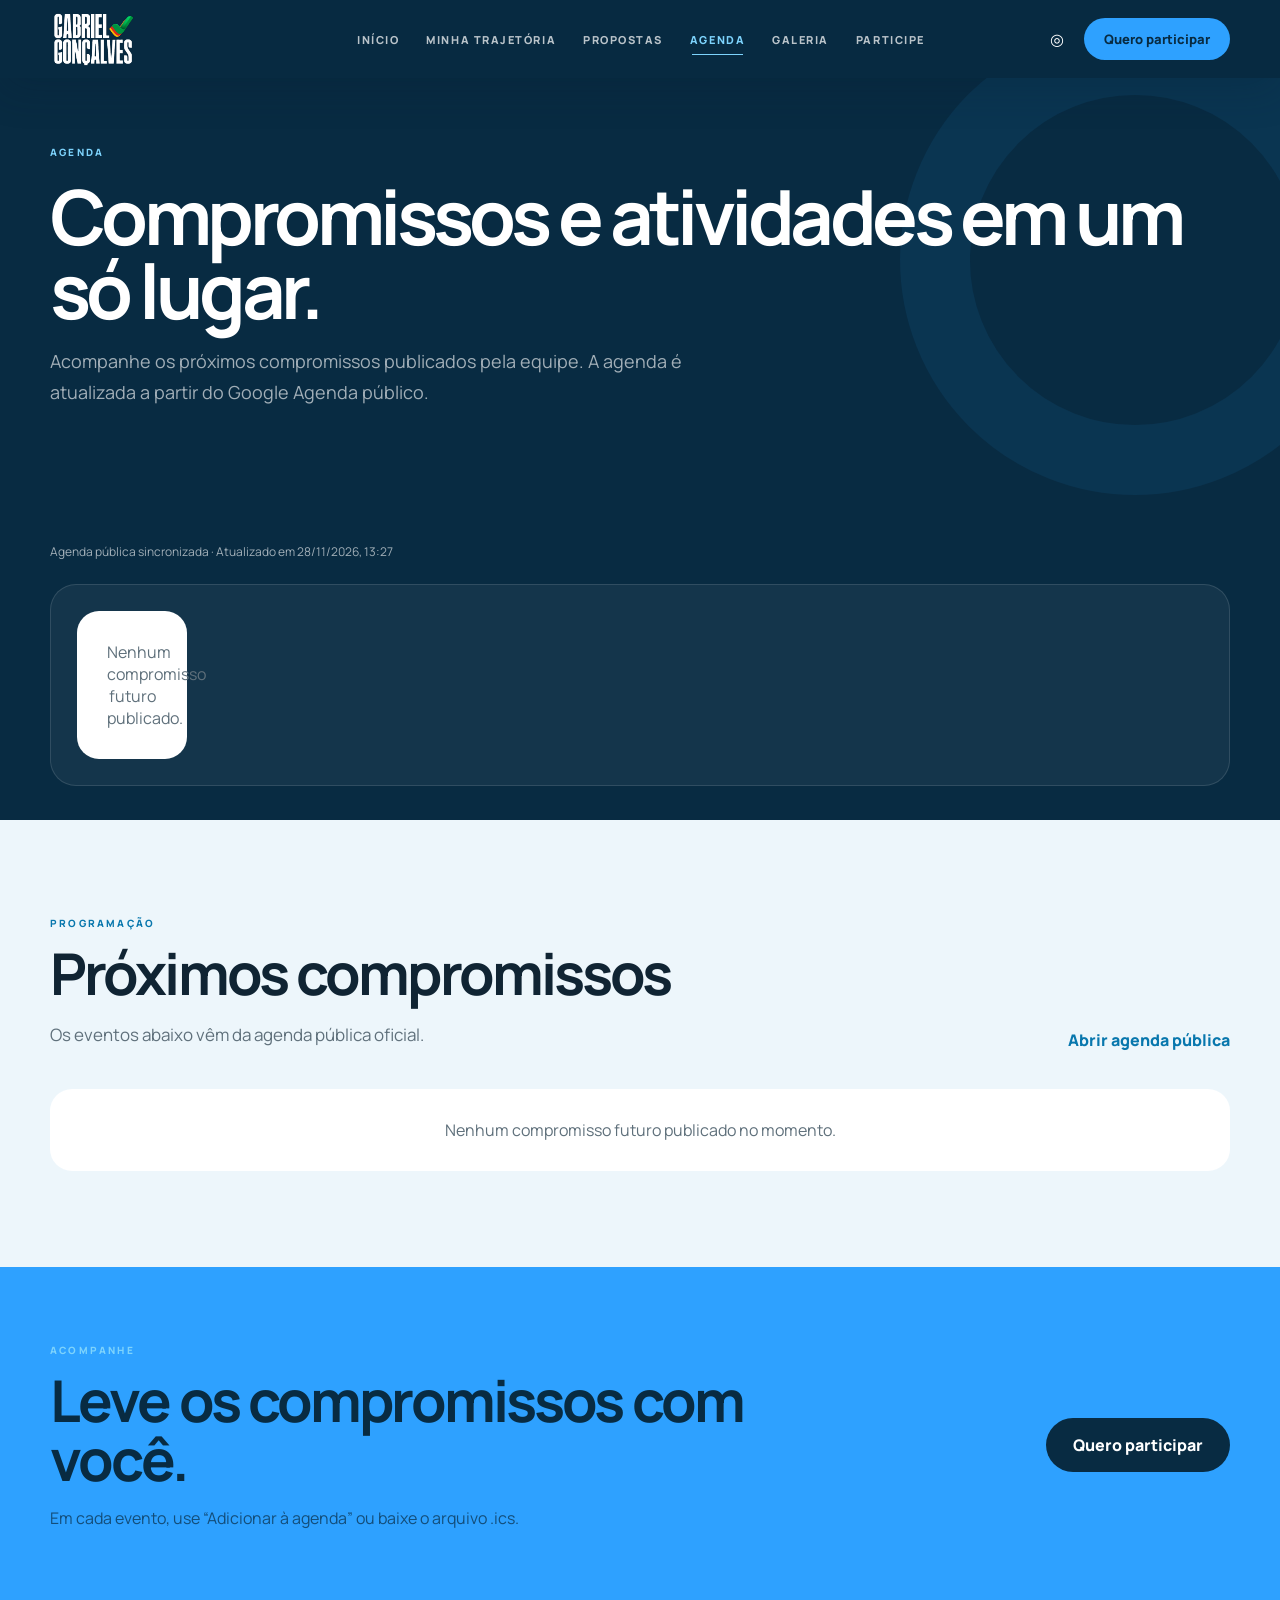
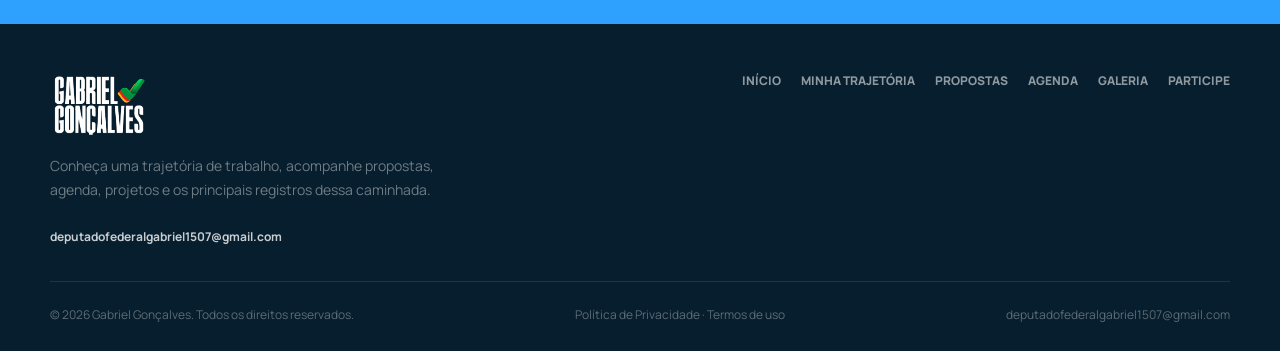
<file: agenda.html>
<!doctype html>
<html lang="pt-BR">

<head>
    <meta charset="UTF-8">
    <meta name="viewport" content="width=device-width,initial-scale=1,viewport-fit=cover">
    <meta name="theme-color" content="#082b42">
    <meta name="description" content="Portal institucional responsivo">
    <link rel="icon" href="assets/images/favicon.svg">
    <link rel="stylesheet" href="assets/css/style.css">
    <title>Agenda</title>
    <link rel="stylesheet" href="assets/css/update-010-final.css">
    <link rel="stylesheet" href="assets/css/agenda-recovery-011.css">
    <link rel="stylesheet" href="assets/css/update-013-social-privacy-responsive.css">
    <link rel="stylesheet" href="assets/css/update-014-mobile-menu-fixes.css">
    <link rel="stylesheet" href="assets/css/update-016-nav-privacy.css">
    <link rel="stylesheet" href="assets/css/update-018-menu-standard.css">
    <link rel="stylesheet" href="assets/css/update-023-form-contact.css">
</head>

<body>
    <div class="progress"></div>
    <header class="header inner">
        <div class="container nav"><a
                    href="index.html"
                    class="brand brand-image"
                    aria-label="Ir para o início"
                >
                    <img src="assets/images/logo_branca.svg" alt="Logo da instituição">
                </a>
            <nav class="desktop-nav"><a href="index.html">Início</a><a href="minha-trajetoria.html">Minha trajetória</a><a href="propostas.html">Propostas</a><a class="active" href="agenda.html">Agenda</a><a href="galeria.html">Galeria</a><a href="participe.html">Participe</a></nav>
            <div class="nav-end"><a class="icon-link" href="#" aria-label="Instagram">◎</a><a class="button small"
                    href="participe.html">Quero participar</a></div><button class="menu-button" aria-label="Abrir menu"
                aria-expanded="false">☰</button>
        </div>
        <nav class="mobile-nav"><a href="index.html">Início<span class="nav-marker" aria-hidden="true"></span></a><a href="minha-trajetoria.html">Minha trajetória<span class="nav-marker" aria-hidden="true"></span></a><a href="propostas.html">Propostas<span class="nav-marker" aria-hidden="true"></span></a><a class="active" href="agenda.html">Agenda<span class="nav-marker" aria-hidden="true"></span></a><a href="galeria.html">Galeria<span class="nav-marker" aria-hidden="true"></span></a><a href="participe.html">Participe<span class="nav-marker" aria-hidden="true"></span></a></nav>
    </header>
    <main>
<section class="page-hero"><div class="container"><span class="eyebrow light">Agenda</span><h1>Compromissos e atividades em um só lugar.</h1><p>Acompanhe os próximos compromissos publicados pela equipe. A agenda é atualizada a partir do Google Agenda público.</p></div></section>
<section class="agenda-live-highlight"><div class="container"><div class="agenda-live-status"><span>Agenda pública sincronizada</span> · <span data-agenda-status>Carregando atualização...</span></div><div class="agenda-live-featured" data-agenda-featured><div class="agenda-live-empty">Carregando próximo compromisso...</div></div></div></section>
<section class="section soft"><div class="container"><div class="section-head"><div><span class="eyebrow">Programação</span><h2>Próximos compromissos</h2><p class="lead">Os eventos abaixo vêm da agenda pública oficial.</p></div><a class="text-link" data-agenda-public href="#" target="_blank" rel="noopener">Abrir agenda pública</a></div><div class="agenda-live-list" data-agenda-live-list><div class="agenda-live-empty">Buscando agenda...</div></div></div></section>
<section class="agenda-notice"><div class="container agenda-notice-inner"><div><span class="eyebrow light">Acompanhe</span><h2>Leve os compromissos com você.</h2><p>Em cada evento, use “Adicionar à agenda” ou baixe o arquivo .ics.</p></div><a class="button" href="participe.html">Quero participar</a></div></section>
</main>
    <footer>
        <div class="container">
            <div class="footer-grid">
                <div>
                    <div class="brand"><a
                    href="index.html"
                    class="brand brand-image"
                    aria-label="Ir para o início"
                >
                    <img src="assets/images/logo_branca.svg" alt="Logo da instituição">
                </a></div>
                    <p>Conheça uma trajetória de trabalho, acompanhe propostas, agenda, projetos e os principais registros dessa caminhada.</p><a class="site-contact-email" href="mailto:deputadofederalgabriel1507@gmail.com">deputadofederalgabriel1507@gmail.com</a>
                </div>
                <nav class="footer-nav"><a href="index.html">Início</a><a href="minha-trajetoria.html">Minha
                        trajetória</a><a href="propostas.html">Propostas</a><a href="agenda.html">Agenda</a><a
                        href="galeria.html">Galeria</a><a href="participe.html">Participe</a></nav>
            </div>
            <div class="legal"><span>© 2026 Gabriel Gonçalves. Todos os direitos reservados.</span><span><a href="politica-de-privacidade.html">Política de Privacidade</a> · Termos de uso</span><span><a class="footer-contact-link" href="mailto:deputadofederalgabriel1507@gmail.com">deputadofederalgabriel1507@gmail.com</a></span></div>
        </div>
    </footer>
    <script src="assets/js/main.js"></script>
    <script src="assets/js/agenda-live.js"></script>
    <script src="assets/js/mobile-menu-v2.js"></script>
</body>

</html>
</file>
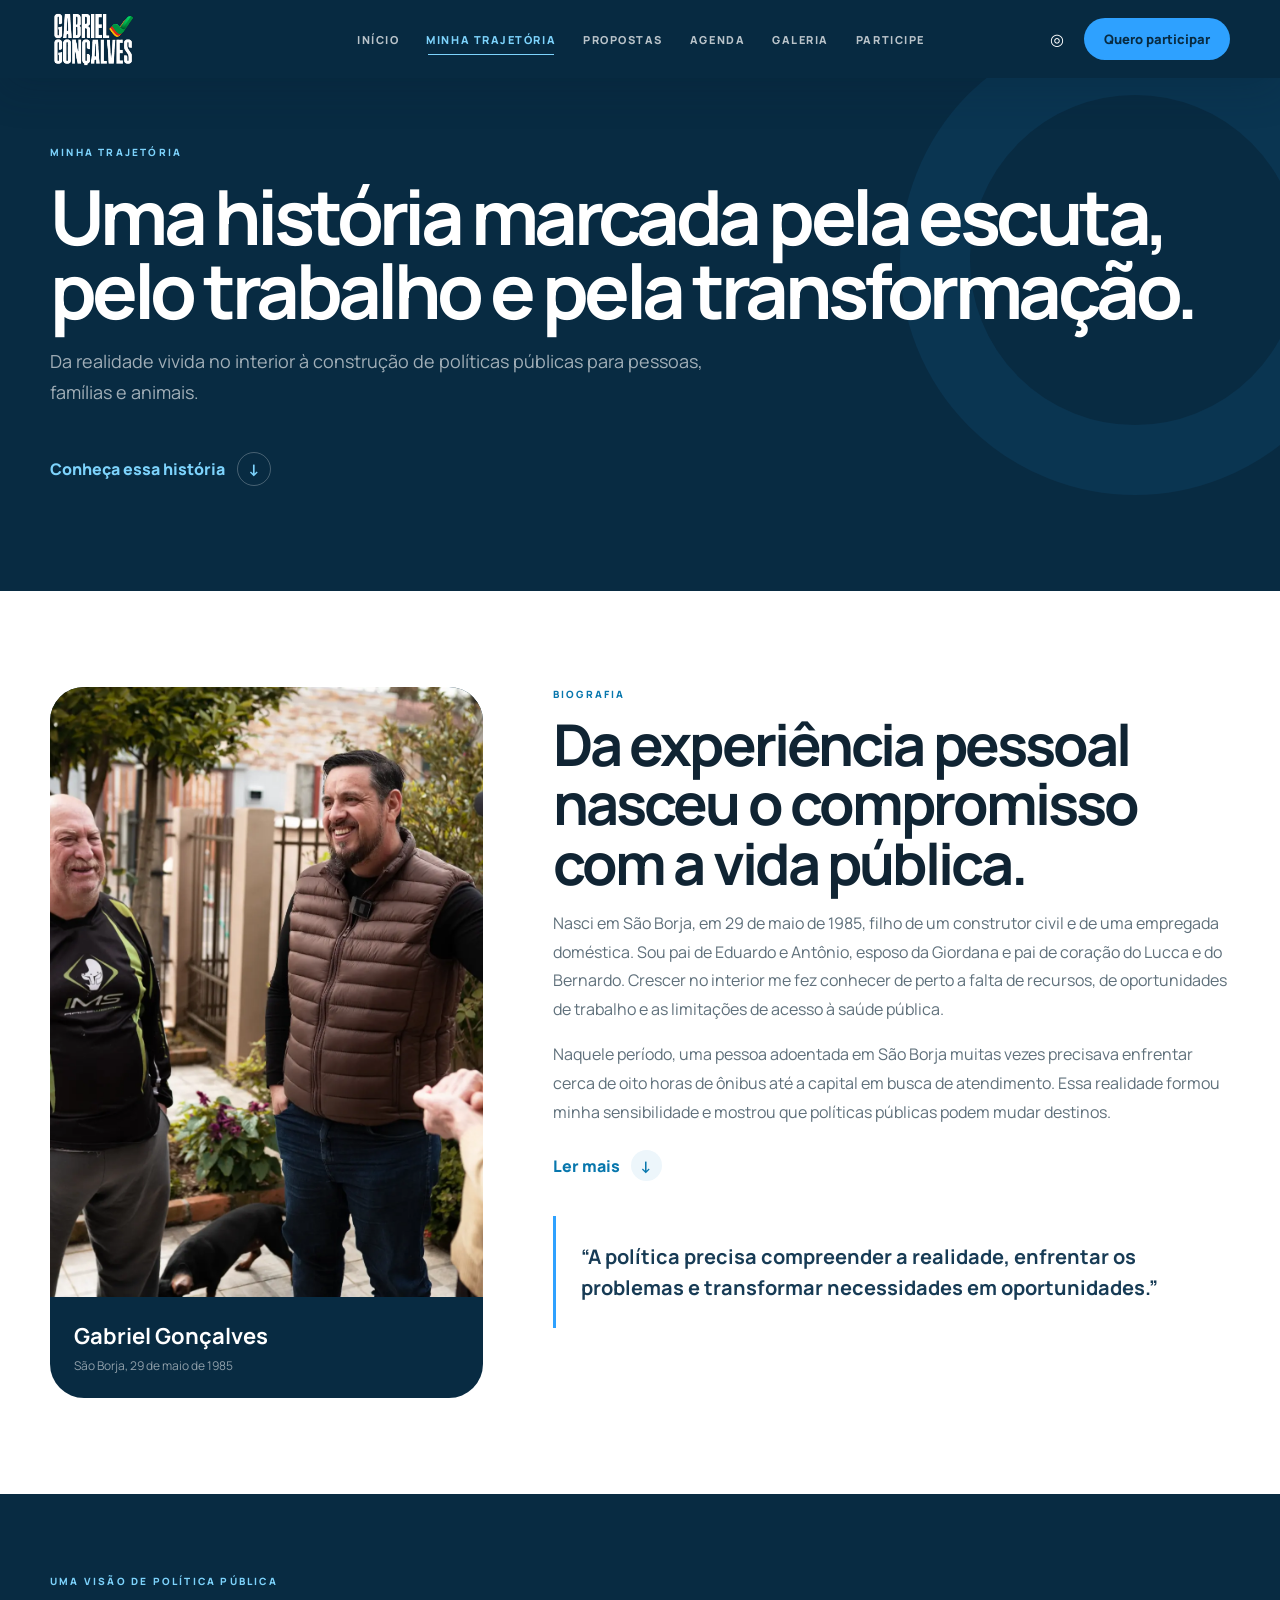
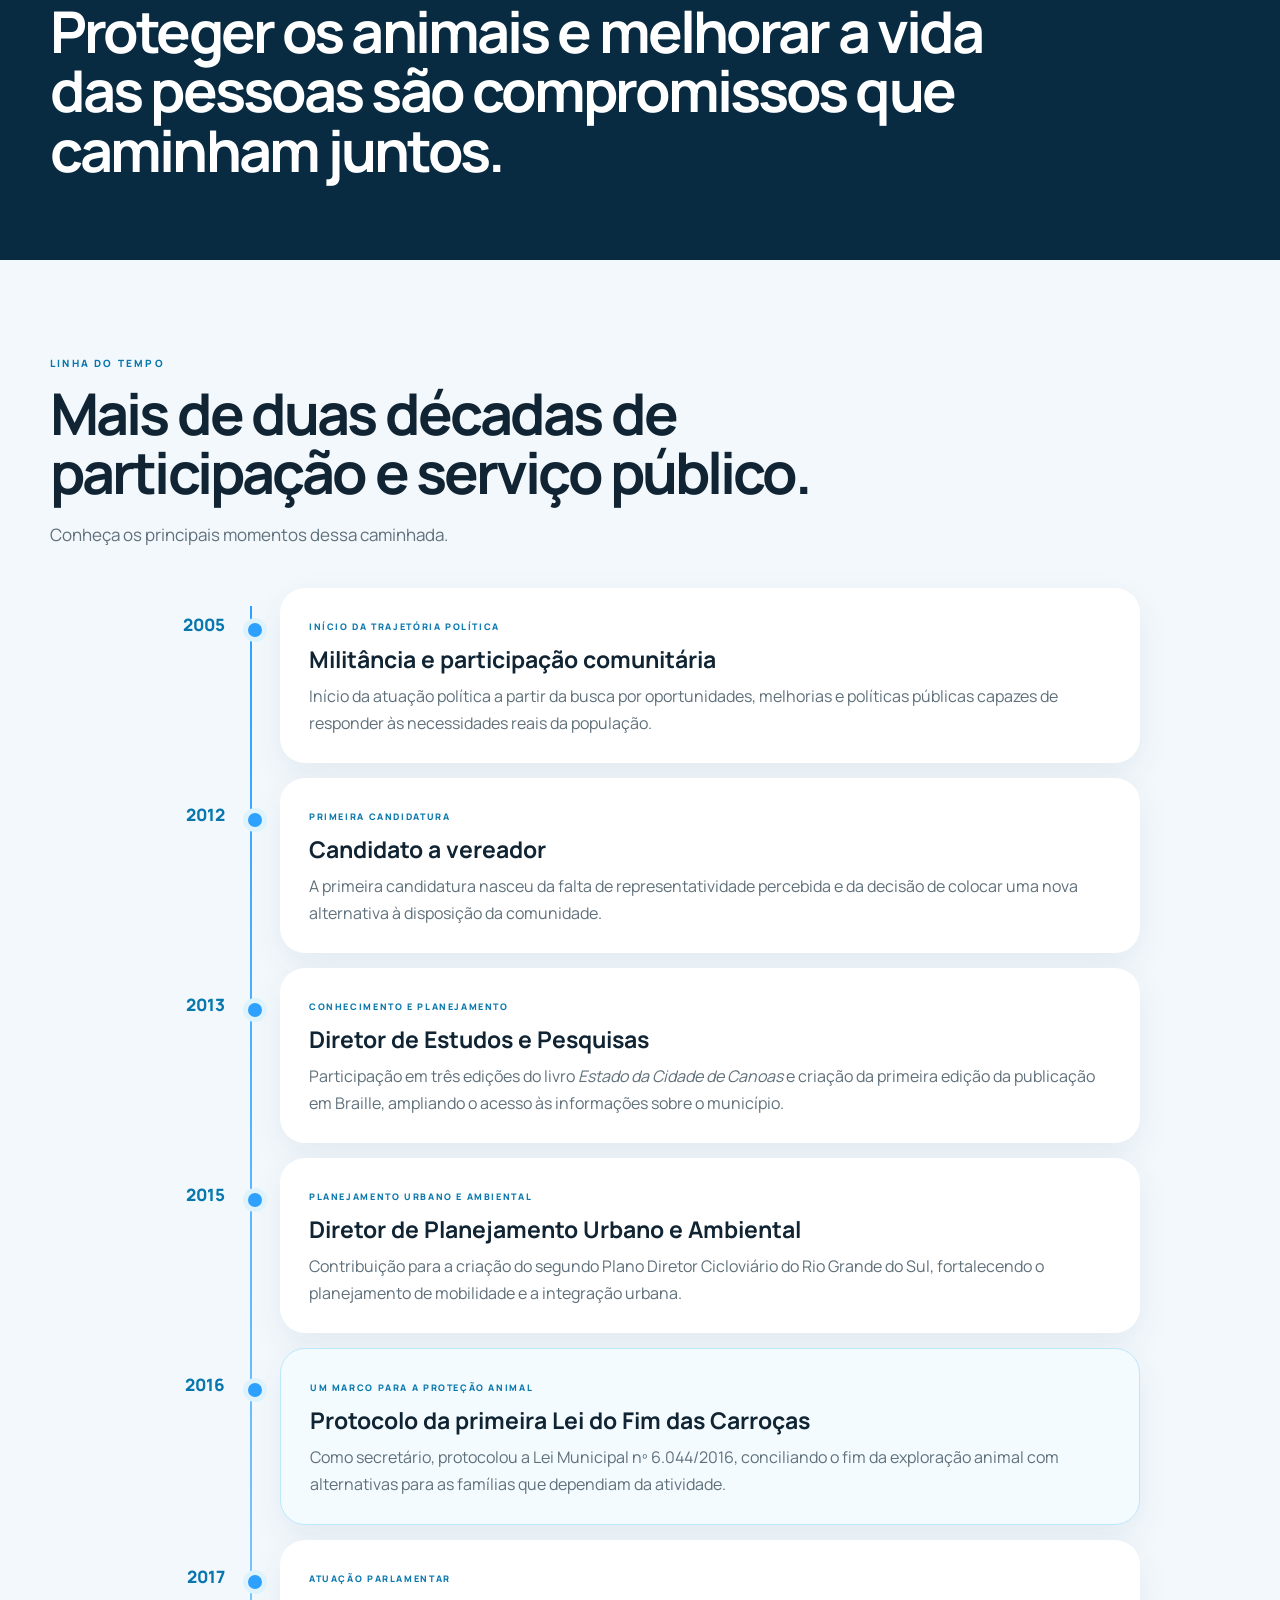
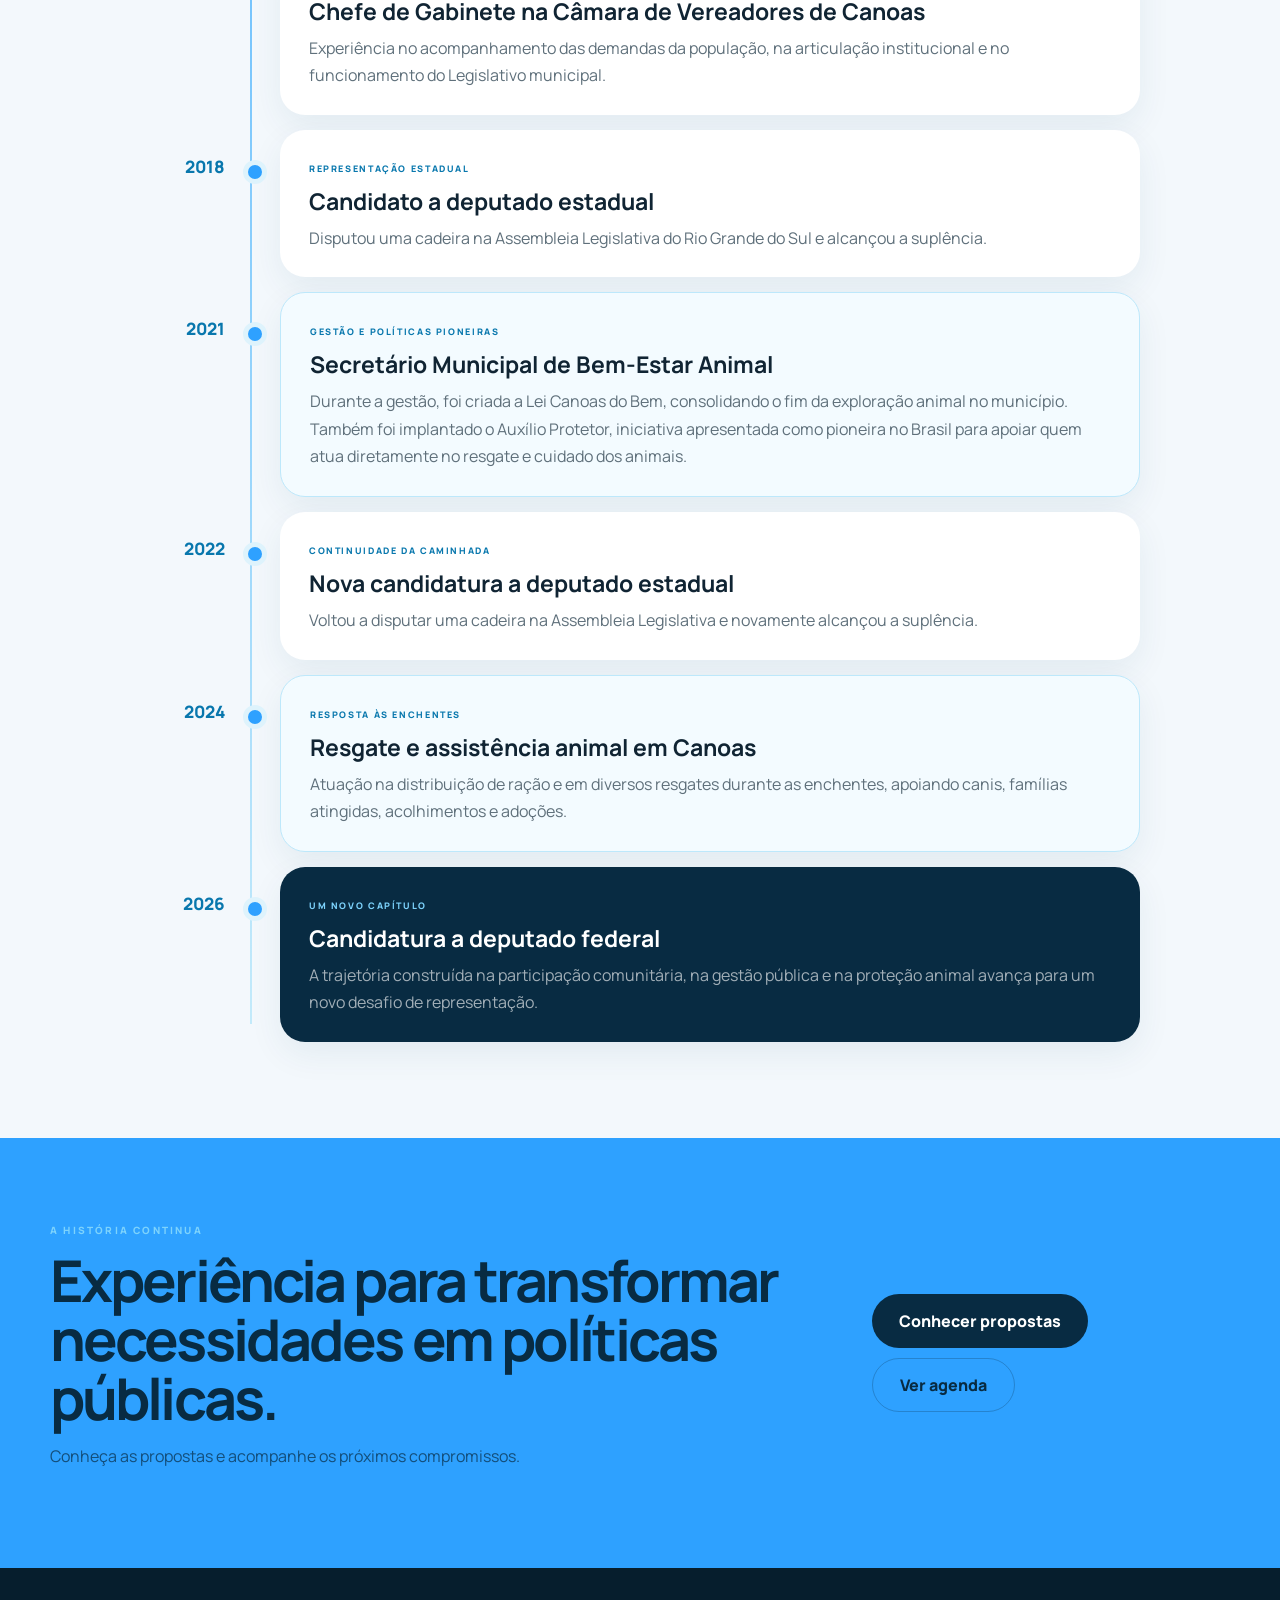
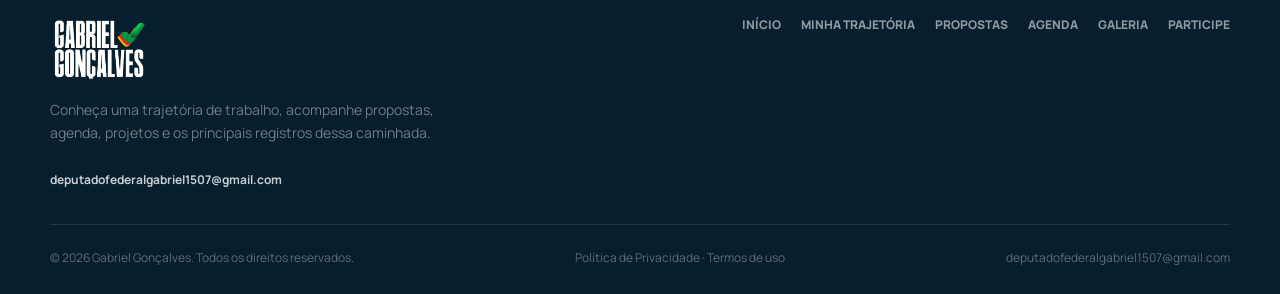
<file: minha-trajetoria.html>
<!doctype html>
<html lang="pt-BR">

<head>
    <meta charset="UTF-8">
    <meta name="viewport" content="width=device-width,initial-scale=1,viewport-fit=cover">
    <meta name="theme-color" content="#082b42">
    <meta name="description" content="Portal institucional responsivo">
    <link rel="icon" href="assets/images/favicon.svg">
    <link rel="stylesheet" href="assets/css/style.css">
    <title>Minha trajetória</title>
    <link rel="stylesheet" href="assets/css/update-010-final.css">
    <link rel="stylesheet" href="assets/css/update-012-trajetoria.css">
    <link rel="stylesheet" href="assets/css/update-013-social-privacy-responsive.css">
    <link rel="stylesheet" href="assets/css/update-014-mobile-menu-fixes.css">
    <link rel="stylesheet" href="assets/css/update-016-nav-privacy.css">
    <link rel="stylesheet" href="assets/css/update-018-menu-standard.css">
    <link rel="stylesheet" href="assets/css/update-023-form-contact.css">
</head>

<body>
    <div class="progress"></div>
    <header class="header inner">
        <div class="container nav"><a
                    href="index.html"
                    class="brand brand-image"
                    aria-label="Ir para o início"
                >
                    <img src="assets/images/logo_branca.svg" alt="Logo da instituição">
                </a>
            <nav class="desktop-nav"><a href="index.html">Início</a><a class="active" href="minha-trajetoria.html">Minha trajetória</a><a href="propostas.html">Propostas</a><a href="agenda.html">Agenda</a><a href="galeria.html">Galeria</a><a href="participe.html">Participe</a></nav>
            <div class="nav-end"><a class="icon-link" href="#" aria-label="Instagram">◎</a><a class="button small"
                    href="participe.html">Quero participar</a></div><button class="menu-button" aria-label="Abrir menu"
                aria-expanded="false">☰</button>
        </div>
        <nav class="mobile-nav"><a href="index.html">Início<span class="nav-marker" aria-hidden="true"></span></a><a class="active" href="minha-trajetoria.html">Minha trajetória<span class="nav-marker" aria-hidden="true"></span></a><a href="propostas.html">Propostas<span class="nav-marker" aria-hidden="true"></span></a><a href="agenda.html">Agenda<span class="nav-marker" aria-hidden="true"></span></a><a href="galeria.html">Galeria<span class="nav-marker" aria-hidden="true"></span></a><a href="participe.html">Participe<span class="nav-marker" aria-hidden="true"></span></a></nav>
    </header>
    <main>
        <section class="page-hero trajectory-hero">
            <div class="container">
                <span class="eyebrow light">Minha trajetória</span>
                <h1>Uma história marcada pela escuta, pelo trabalho e pela transformação.</h1>
                <p>Da realidade vivida no interior à construção de políticas públicas para pessoas, famílias e animais.</p>
                <a class="trajectory-scroll-link" href="#biografia">Conheça essa história <span>↓</span></a>
            </div>
        </section>

        <section class="section white biography-section" id="biografia">
            <div class="container biography-layout">
                <div class="biography-portrait reveal"><img src="assets/images/perfil.webp" alt="Retrato institucional"><div class="biography-signature"><strong>Gabriel Gonçalves</strong><span>São Borja, 29 de maio de 1985</span></div></div>
                <article class="biography-content reveal">
                    <span class="eyebrow">Biografia</span>
                    <h2>Da experiência pessoal nasceu o compromisso com a vida pública.</h2>
                    <div class="biography-summary">
                        <p>Nasci em São Borja, em 29 de maio de 1985, filho de um construtor civil e de uma empregada doméstica. Sou pai de Eduardo e Antônio, esposo da Giordana e pai de coração  do Lucca e do Bernardo. Crescer no interior me fez conhecer de perto a falta de recursos, de oportunidades de trabalho e as limitações de acesso à saúde pública.</p>
                        <p>Naquele período, uma pessoa adoentada em São Borja muitas vezes precisava enfrentar cerca de oito horas de ônibus até a capital em busca de atendimento. Essa realidade formou minha sensibilidade e mostrou que políticas públicas podem mudar destinos.</p>
                    </div>
                    <div class="biography-more" id="biography-more" hidden>
                        <p>Em 2005, iniciei minha trajetória na militância política, buscando oportunidades e melhorias para a comunidade. Em 2012, concorri pela primeira vez ao cargo de vereador. A decisão surgiu quando percebi que as candidaturas disponíveis já não representavam as necessidades que eu conhecia. Se aquelas opções não me representavam, eu também poderia me colocar à disposição como alternativa.</p>
                        <p>Desde então, venho construindo uma atuação voltada às pessoas, às famílias e à causa animal. Acredito que uma política pública consistente precisa resolver o problema e, ao mesmo tempo, criar condições para uma mudança de vida.</p>
                        <p>O fim das carroças representa essa forma de trabalhar. A retirada dos veículos de tração animal veio acompanhada de uma alternativa para as famílias que dependiam da atividade. Não bastava encerrar a exploração animal. Era necessário construir oportunidades e respeitar todos os envolvidos.</p>
                    </div>
                    <button class="biography-toggle" type="button" aria-expanded="false" aria-controls="biography-more"><span>Ler mais</span><b>↓</b></button>
                    <blockquote>“A política precisa compreender a realidade, enfrentar os problemas e transformar necessidades em oportunidades.”</blockquote>
                </article>
            </div>
        </section>

        <section class="trajectory-principle">
            <div class="container"><span class="eyebrow light">Uma visão de política pública</span><h2>Proteger os animais e melhorar a vida das pessoas são compromissos que caminham juntos.</h2></div>
        </section>

        <section class="section timeline-section" id="linha-do-tempo">
            <div class="container">
                <div class="section-head trajectory-head"><div><span class="eyebrow">Linha do tempo</span><h2>Mais de duas décadas de participação e serviço público.</h2><p class="lead">Conheça os principais momentos dessa caminhada.</p></div></div>
                <div class="trajectory-timeline">
                    <article class="trajectory-event reveal"><time>2005</time><div><span>Início da trajetória política</span><h3>Militância e participação comunitária</h3><p>Início da atuação política a partir da busca por oportunidades, melhorias e políticas públicas capazes de responder às necessidades reais da população.</p></div></article>
                    <article class="trajectory-event reveal"><time>2012</time><div><span>Primeira candidatura</span><h3>Candidato a vereador</h3><p>A primeira candidatura nasceu da falta de representatividade percebida e da decisão de colocar uma nova alternativa à disposição da comunidade.</p></div></article>
                    <article class="trajectory-event reveal"><time>2013</time><div><span>Conhecimento e planejamento</span><h3>Diretor de Estudos e Pesquisas</h3><p>Participação em três edições do livro <em>Estado da Cidade de Canoas</em> e criação da primeira edição da publicação em Braille, ampliando o acesso às informações sobre o município.</p></div></article>
                    <article class="trajectory-event reveal"><time>2015</time><div><span>Planejamento urbano e ambiental</span><h3>Diretor de Planejamento Urbano e Ambiental</h3><p>Contribuição para a criação do segundo Plano Diretor Cicloviário do Rio Grande do Sul, fortalecendo o planejamento de mobilidade e a integração urbana.</p></div></article>
                    <article class="trajectory-event trajectory-highlight reveal"><time>2016</time><div><span>Um marco para a proteção animal</span><h3>Protocolo da primeira Lei do Fim das Carroças</h3><p>Como secretário, protocolou a Lei Municipal nº 6.044/2016, conciliando o fim da exploração animal com alternativas para as famílias que dependiam da atividade.</p></div></article>
                    <article class="trajectory-event reveal"><time>2017</time><div><span>Atuação parlamentar</span><h3>Chefe de Gabinete na Câmara de Vereadores de Canoas</h3><p>Experiência no acompanhamento das demandas da população, na articulação institucional e no funcionamento do Legislativo municipal.</p></div></article>
                    <article class="trajectory-event reveal"><time>2018</time><div><span>Representação estadual</span><h3>Candidato a deputado estadual</h3><p>Disputou uma cadeira na Assembleia Legislativa do Rio Grande do Sul e alcançou a suplência.</p></div></article>
                    <article class="trajectory-event trajectory-highlight reveal"><time>2021</time><div><span>Gestão e políticas pioneiras</span><h3>Secretário Municipal de Bem-Estar Animal</h3><p>Durante a gestão, foi criada a Lei Canoas do Bem, consolidando o fim da exploração animal no município. Também foi implantado o Auxílio Protetor, iniciativa apresentada como pioneira no Brasil para apoiar quem atua diretamente no resgate e cuidado dos animais.</p></div></article>
                    <article class="trajectory-event reveal"><time>2022</time><div><span>Continuidade da caminhada</span><h3>Nova candidatura a deputado estadual</h3><p>Voltou a disputar uma cadeira na Assembleia Legislativa e novamente alcançou a suplência.</p></div></article>
                    <article class="trajectory-event trajectory-highlight reveal"><time>2024</time><div><span>Resposta às enchentes</span><h3>Resgate e assistência animal em Canoas</h3><p>Atuação na distribuição de ração e em diversos resgates durante as enchentes, apoiando canis, famílias atingidas, acolhimentos e adoções.</p></div></article>
                    <article class="trajectory-event trajectory-now reveal"><time>2026</time><div><span>Um novo capítulo</span><h3>Candidatura a deputado federal</h3><p>A trajetória construída na participação comunitária, na gestão pública e na proteção animal avança para um novo desafio de representação.</p></div></article>
                </div>
            </div>
        </section>

        <section class="trajectory-closing">
            <div class="container"><div><span class="eyebrow light">A história continua</span><h2>Experiência para transformar necessidades em políticas públicas.</h2><p>Conheça as propostas e acompanhe os próximos compromissos.</p></div><div class="trajectory-actions"><a class="button" href="propostas.html">Conhecer propostas</a><a class="button ghost" href="agenda.html">Ver agenda</a></div></div>
        </section>
    </main>
    <footer>
        <div class="container">
            <div class="footer-grid">
                <div>
                    <div class="brand"><a
                    href="index.html"
                    class="brand brand-image"
                    aria-label="Ir para o início"
                >
                    <img src="assets/images/logo_branca.svg" alt="Logo da instituição">
                </a></div>
                    <p>Conheça uma trajetória de trabalho, acompanhe propostas, agenda, projetos e os principais registros dessa caminhada.</p><a class="site-contact-email" href="mailto:deputadofederalgabriel1507@gmail.com">deputadofederalgabriel1507@gmail.com</a>
                </div>
                <nav class="footer-nav"><a href="index.html">Início</a><a href="minha-trajetoria.html">Minha
                        trajetória</a><a href="propostas.html">Propostas</a><a href="agenda.html">Agenda</a><a
                        href="galeria.html">Galeria</a><a href="participe.html">Participe</a></nav>
            </div>
            <div class="legal"><span>© 2026 Gabriel Gonçalves. Todos os direitos reservados.</span><span><a href="politica-de-privacidade.html">Política de Privacidade</a> · Termos de uso</span><span><a class="footer-contact-link" href="mailto:deputadofederalgabriel1507@gmail.com">deputadofederalgabriel1507@gmail.com</a></span></div>
        </div>
    </footer>
    <script src="assets/js/main.js"></script>
    <script src="assets/js/trajetoria.js"></script>
    <script src="assets/js/mobile-menu-v2.js"></script>
</body>

</html>
</file>
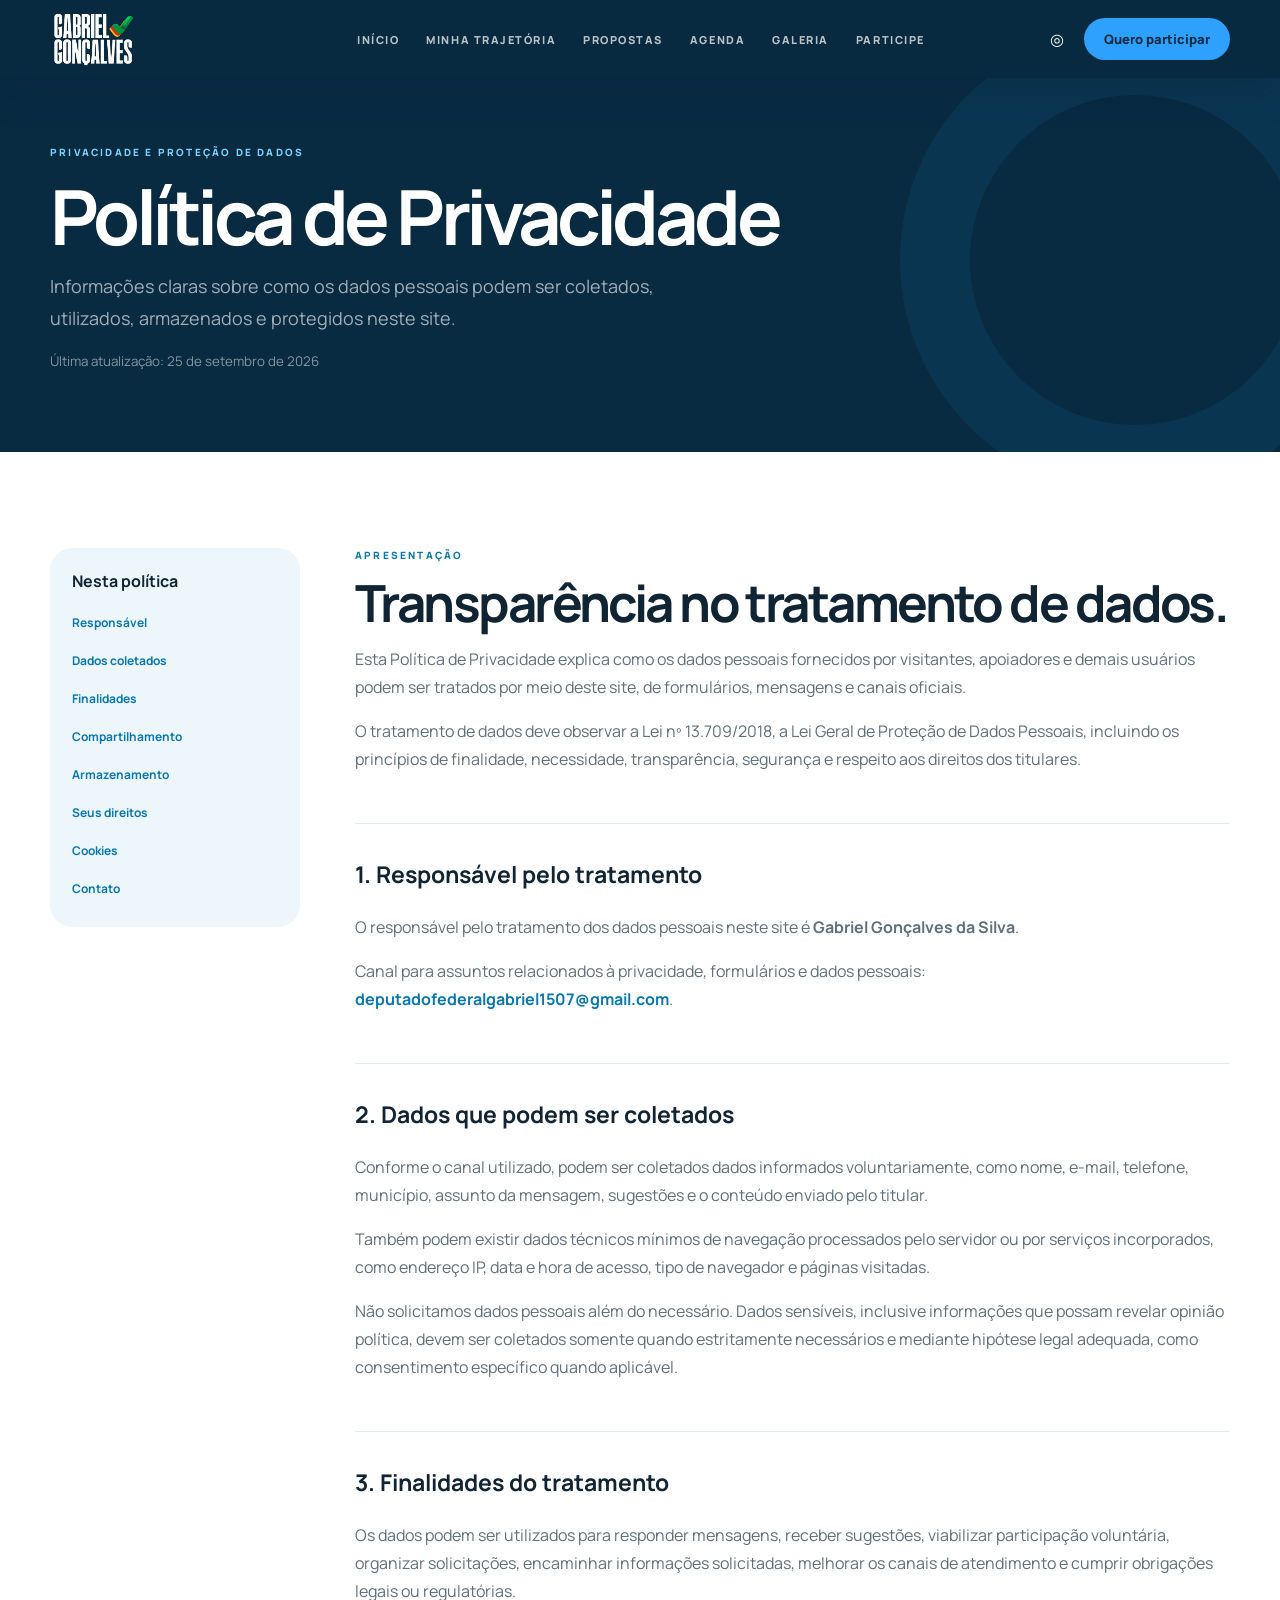
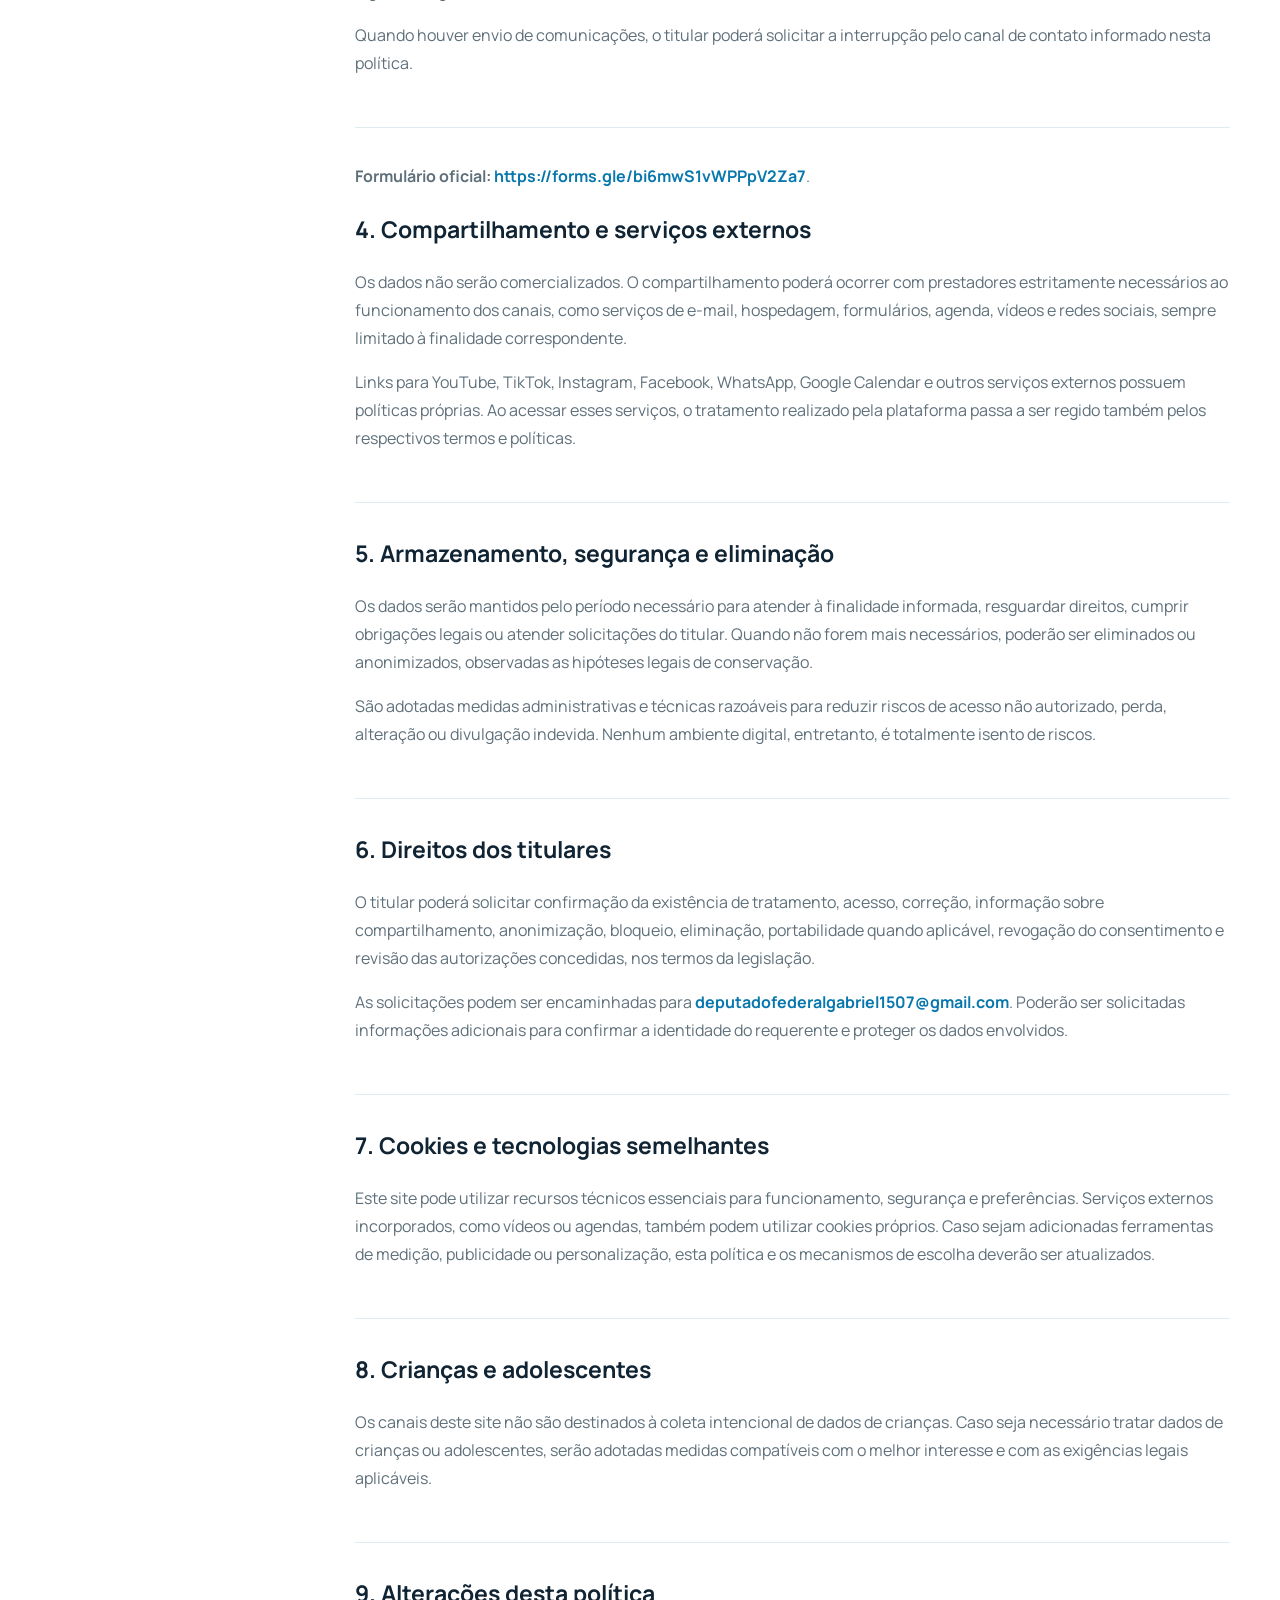
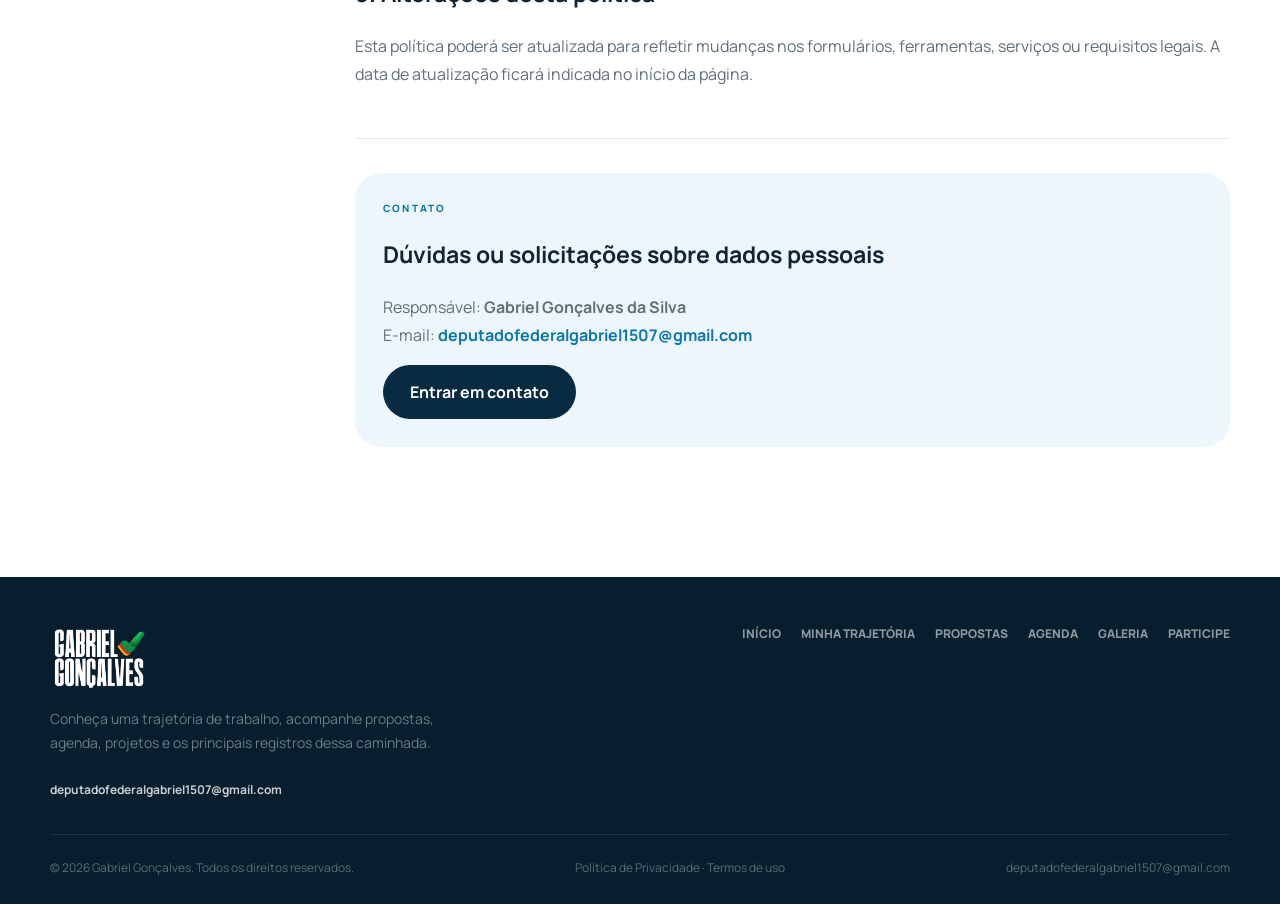
<file: politica-de-privacidade.html>
<!doctype html>
<html lang="pt-BR">

<head>
    <meta charset="UTF-8">
    <meta name="viewport" content="width=device-width,initial-scale=1,viewport-fit=cover">
    <meta name="theme-color" content="#082b42">
    <meta name="description" content="Portal institucional responsivo">
    <link rel="icon" href="assets/images/favicon.svg">
    <link rel="stylesheet" href="assets/css/style.css">
    <title>Política de Privacidade</title>
    <link rel="stylesheet" href="assets/css/update-010-final.css">
    <link rel="stylesheet" href="assets/css/update-013-social-privacy-responsive.css">
    <link rel="stylesheet" href="assets/css/update-014-mobile-menu-fixes.css">
    <link rel="stylesheet" href="assets/css/update-016-nav-privacy.css">
    <link rel="stylesheet" href="assets/css/update-018-menu-standard.css">
    <link rel="stylesheet" href="assets/css/update-023-form-contact.css">
</head>

<body>
    <div class="progress"></div>
    <header class="header inner">
        <div class="container nav"><a
                    href="index.html"
                    class="brand brand-image"
                    aria-label="Ir para o início"
                >
                    <img src="assets/images/logo_branca.svg" alt="Logo da instituição">
                </a>
            <nav class="desktop-nav"><a href="index.html">Início</a><a href="minha-trajetoria.html">Minha trajetória</a><a href="propostas.html">Propostas</a><a href="agenda.html">Agenda</a><a href="galeria.html">Galeria</a><a href="participe.html">Participe</a></nav>
            <div class="nav-end"><a class="icon-link" href="#" aria-label="Instagram">◎</a><a class="button small"
                    href="participe.html">Quero participar</a></div><button class="menu-button" aria-label="Abrir menu"
                aria-expanded="false">☰</button>
        </div>
        <nav class="mobile-nav"><a href="index.html">Início<span class="nav-marker" aria-hidden="true"></span></a><a href="minha-trajetoria.html">Minha trajetória<span class="nav-marker" aria-hidden="true"></span></a><a href="propostas.html">Propostas<span class="nav-marker" aria-hidden="true"></span></a><a href="agenda.html">Agenda<span class="nav-marker" aria-hidden="true"></span></a><a href="galeria.html">Galeria<span class="nav-marker" aria-hidden="true"></span></a><a href="participe.html">Participe<span class="nav-marker" aria-hidden="true"></span></a></nav>
    </header>
    <main>
<section class="page-hero privacy-hero"><div class="container"><span class="eyebrow light">Privacidade e proteção de dados</span><h1>Política de Privacidade</h1><p>Informações claras sobre como os dados pessoais podem ser coletados, utilizados, armazenados e protegidos neste site.</p><small>Última atualização: 25 de setembro de 2026</small></div></section>
<section class="section white"><div class="container privacy-layout"><aside class="privacy-index"><strong>Nesta política</strong><a href="#controlador">Responsável</a><a href="#dados">Dados coletados</a><a href="#finalidades">Finalidades</a><a href="#compartilhamento">Compartilhamento</a><a href="#retencao">Armazenamento</a><a href="#direitos">Seus direitos</a><a href="#cookies">Cookies</a><a href="#contato">Contato</a></aside><article class="privacy-content">
<section id="introducao"><span class="eyebrow">Apresentação</span><h2>Transparência no tratamento de dados.</h2><p>Esta Política de Privacidade explica como os dados pessoais fornecidos por visitantes, apoiadores e demais usuários podem ser tratados por meio deste site, de formulários, mensagens e canais oficiais.</p><p>O tratamento de dados deve observar a Lei nº 13.709/2018, a Lei Geral de Proteção de Dados Pessoais, incluindo os princípios de finalidade, necessidade, transparência, segurança e respeito aos direitos dos titulares.</p></section>
<section id="controlador"><h3>1. Responsável pelo tratamento</h3><p>O responsável pelo tratamento dos dados pessoais neste site é <strong>Gabriel Gonçalves da Silva</strong>.</p><p>Canal para assuntos relacionados à privacidade, formulários e dados pessoais: <a href="mailto:deputadofederalgabriel1507@gmail.com">deputadofederalgabriel1507@gmail.com</a>.</p></section>
<section id="dados"><h3>2. Dados que podem ser coletados</h3><p>Conforme o canal utilizado, podem ser coletados dados informados voluntariamente, como nome, e-mail, telefone, município, assunto da mensagem, sugestões e o conteúdo enviado pelo titular.</p><p>Também podem existir dados técnicos mínimos de navegação processados pelo servidor ou por serviços incorporados, como endereço IP, data e hora de acesso, tipo de navegador e páginas visitadas.</p><p>Não solicitamos dados pessoais além do necessário. Dados sensíveis, inclusive informações que possam revelar opinião política, devem ser coletados somente quando estritamente necessários e mediante hipótese legal adequada, como consentimento específico quando aplicável.</p></section>
<section id="finalidades"><h3>3. Finalidades do tratamento</h3><p>Os dados podem ser utilizados para responder mensagens, receber sugestões, viabilizar participação voluntária, organizar solicitações, encaminhar informações solicitadas, melhorar os canais de atendimento e cumprir obrigações legais ou regulatórias.</p><p>Quando houver envio de comunicações, o titular poderá solicitar a interrupção pelo canal de contato informado nesta política.</p></section>
<section id="compartilhamento"><p><strong>Formulário oficial:</strong> <a href="https://forms.gle/bi6mwS1vWPPpV2Za7" target="_blank" rel="noopener noreferrer">https://forms.gle/bi6mwS1vWPPpV2Za7</a>.</p><h3>4. Compartilhamento e serviços externos</h3><p>Os dados não serão comercializados. O compartilhamento poderá ocorrer com prestadores estritamente necessários ao funcionamento dos canais, como serviços de e-mail, hospedagem, formulários, agenda, vídeos e redes sociais, sempre limitado à finalidade correspondente.</p><p>Links para YouTube, TikTok, Instagram, Facebook, WhatsApp, Google Calendar e outros serviços externos possuem políticas próprias. Ao acessar esses serviços, o tratamento realizado pela plataforma passa a ser regido também pelos respectivos termos e políticas.</p></section>
<section id="retencao"><h3>5. Armazenamento, segurança e eliminação</h3><p>Os dados serão mantidos pelo período necessário para atender à finalidade informada, resguardar direitos, cumprir obrigações legais ou atender solicitações do titular. Quando não forem mais necessários, poderão ser eliminados ou anonimizados, observadas as hipóteses legais de conservação.</p><p>São adotadas medidas administrativas e técnicas razoáveis para reduzir riscos de acesso não autorizado, perda, alteração ou divulgação indevida. Nenhum ambiente digital, entretanto, é totalmente isento de riscos.</p></section>
<section id="direitos"><h3>6. Direitos dos titulares</h3><p>O titular poderá solicitar confirmação da existência de tratamento, acesso, correção, informação sobre compartilhamento, anonimização, bloqueio, eliminação, portabilidade quando aplicável, revogação do consentimento e revisão das autorizações concedidas, nos termos da legislação.</p><p>As solicitações podem ser encaminhadas para <a href="mailto:deputadofederalgabriel1507@gmail.com?subject=Privacidade%20e%20prote%C3%A7%C3%A3o%20de%20dados">deputadofederalgabriel1507@gmail.com</a>. Poderão ser solicitadas informações adicionais para confirmar a identidade do requerente e proteger os dados envolvidos.</p></section>
<section id="cookies"><h3>7. Cookies e tecnologias semelhantes</h3><p>Este site pode utilizar recursos técnicos essenciais para funcionamento, segurança e preferências. Serviços externos incorporados, como vídeos ou agendas, também podem utilizar cookies próprios. Caso sejam adicionadas ferramentas de medição, publicidade ou personalização, esta política e os mecanismos de escolha deverão ser atualizados.</p></section>
<section id="menores"><h3>8. Crianças e adolescentes</h3><p>Os canais deste site não são destinados à coleta intencional de dados de crianças. Caso seja necessário tratar dados de crianças ou adolescentes, serão adotadas medidas compatíveis com o melhor interesse e com as exigências legais aplicáveis.</p></section>
<section id="alteracoes"><h3>9. Alterações desta política</h3><p>Esta política poderá ser atualizada para refletir mudanças nos formulários, ferramentas, serviços ou requisitos legais. A data de atualização ficará indicada no início da página.</p></section>
<section id="contato" class="privacy-contact"><span class="eyebrow">Contato</span><h3>Dúvidas ou solicitações sobre dados pessoais</h3><p>Responsável: <strong>Gabriel Gonçalves da Silva</strong><br>E-mail: <a href="mailto:deputadofederalgabriel1507@gmail.com">deputadofederalgabriel1507@gmail.com</a></p><a class="button dark" href="mailto:deputadofederalgabriel1507@gmail.com?subject=Privacidade%20e%20prote%C3%A7%C3%A3o%20de%20dados">Entrar em contato</a></section>
</article></div></section>
</main>
    <footer>
        <div class="container">
            <div class="footer-grid">
                <div>
                    <div class="brand"><a
                    href="index.html"
                    class="brand brand-image"
                    aria-label="Ir para o início"
                >
                    <img src="assets/images/logo_branca.svg" alt="Logo da instituição">
                </a></div>
                    <p>Conheça uma trajetória de trabalho, acompanhe propostas, agenda, projetos e os principais registros dessa caminhada.</p><a class="site-contact-email" href="mailto:deputadofederalgabriel1507@gmail.com">deputadofederalgabriel1507@gmail.com</a>
                </div>
                <nav class="footer-nav"><a href="index.html">Início</a><a href="minha-trajetoria.html">Minha
                        trajetória</a><a href="propostas.html">Propostas</a><a href="agenda.html">Agenda</a><a
                        href="galeria.html">Galeria</a><a href="participe.html">Participe</a></nav>
            </div>
            <div class="legal"><span>© 2026 Gabriel Gonçalves. Todos os direitos reservados.</span><span><a href="politica-de-privacidade.html">Política de Privacidade</a> · Termos de uso</span><span><a class="footer-contact-link" href="mailto:deputadofederalgabriel1507@gmail.com">deputadofederalgabriel1507@gmail.com</a></span></div>
        </div>
    </footer>
    <script src="assets/js/main.js"></script>
    <script src="assets/js/mobile-menu-v2.js"></script>
</body>

</html>
</file>
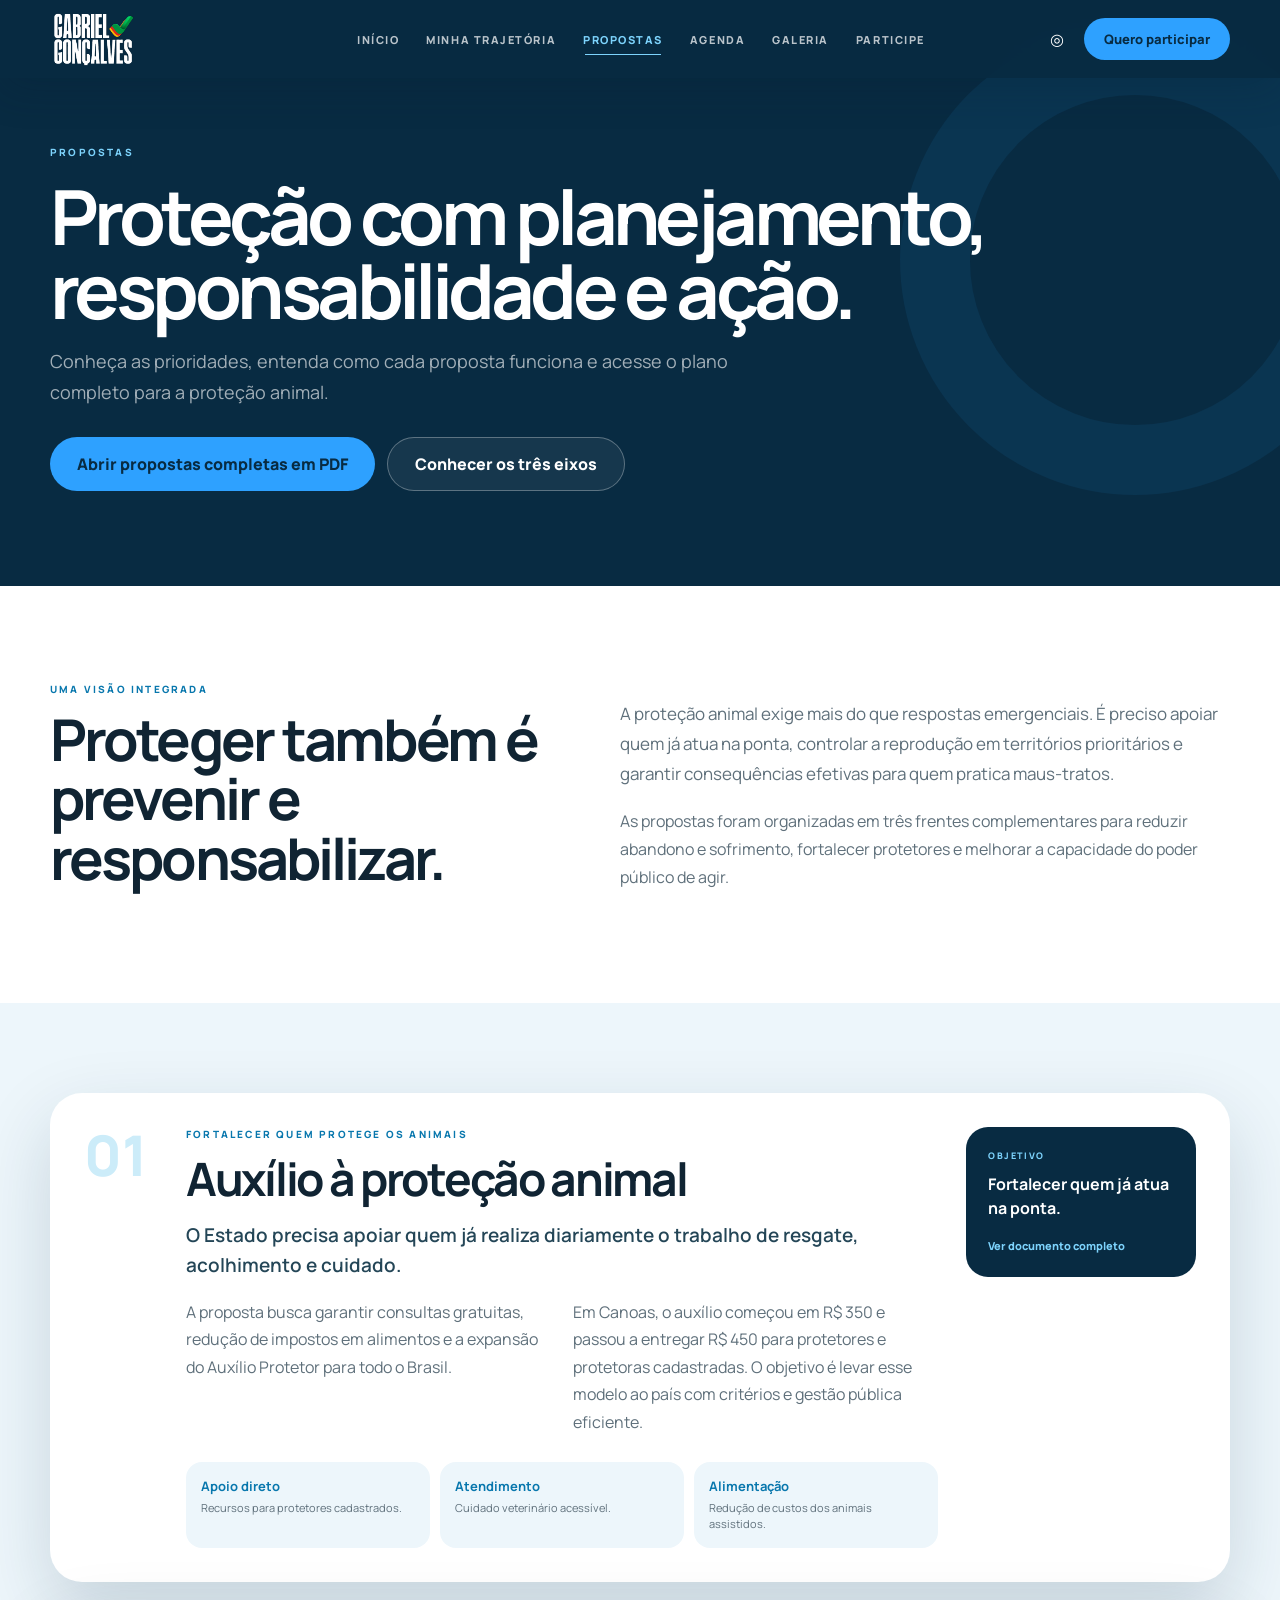
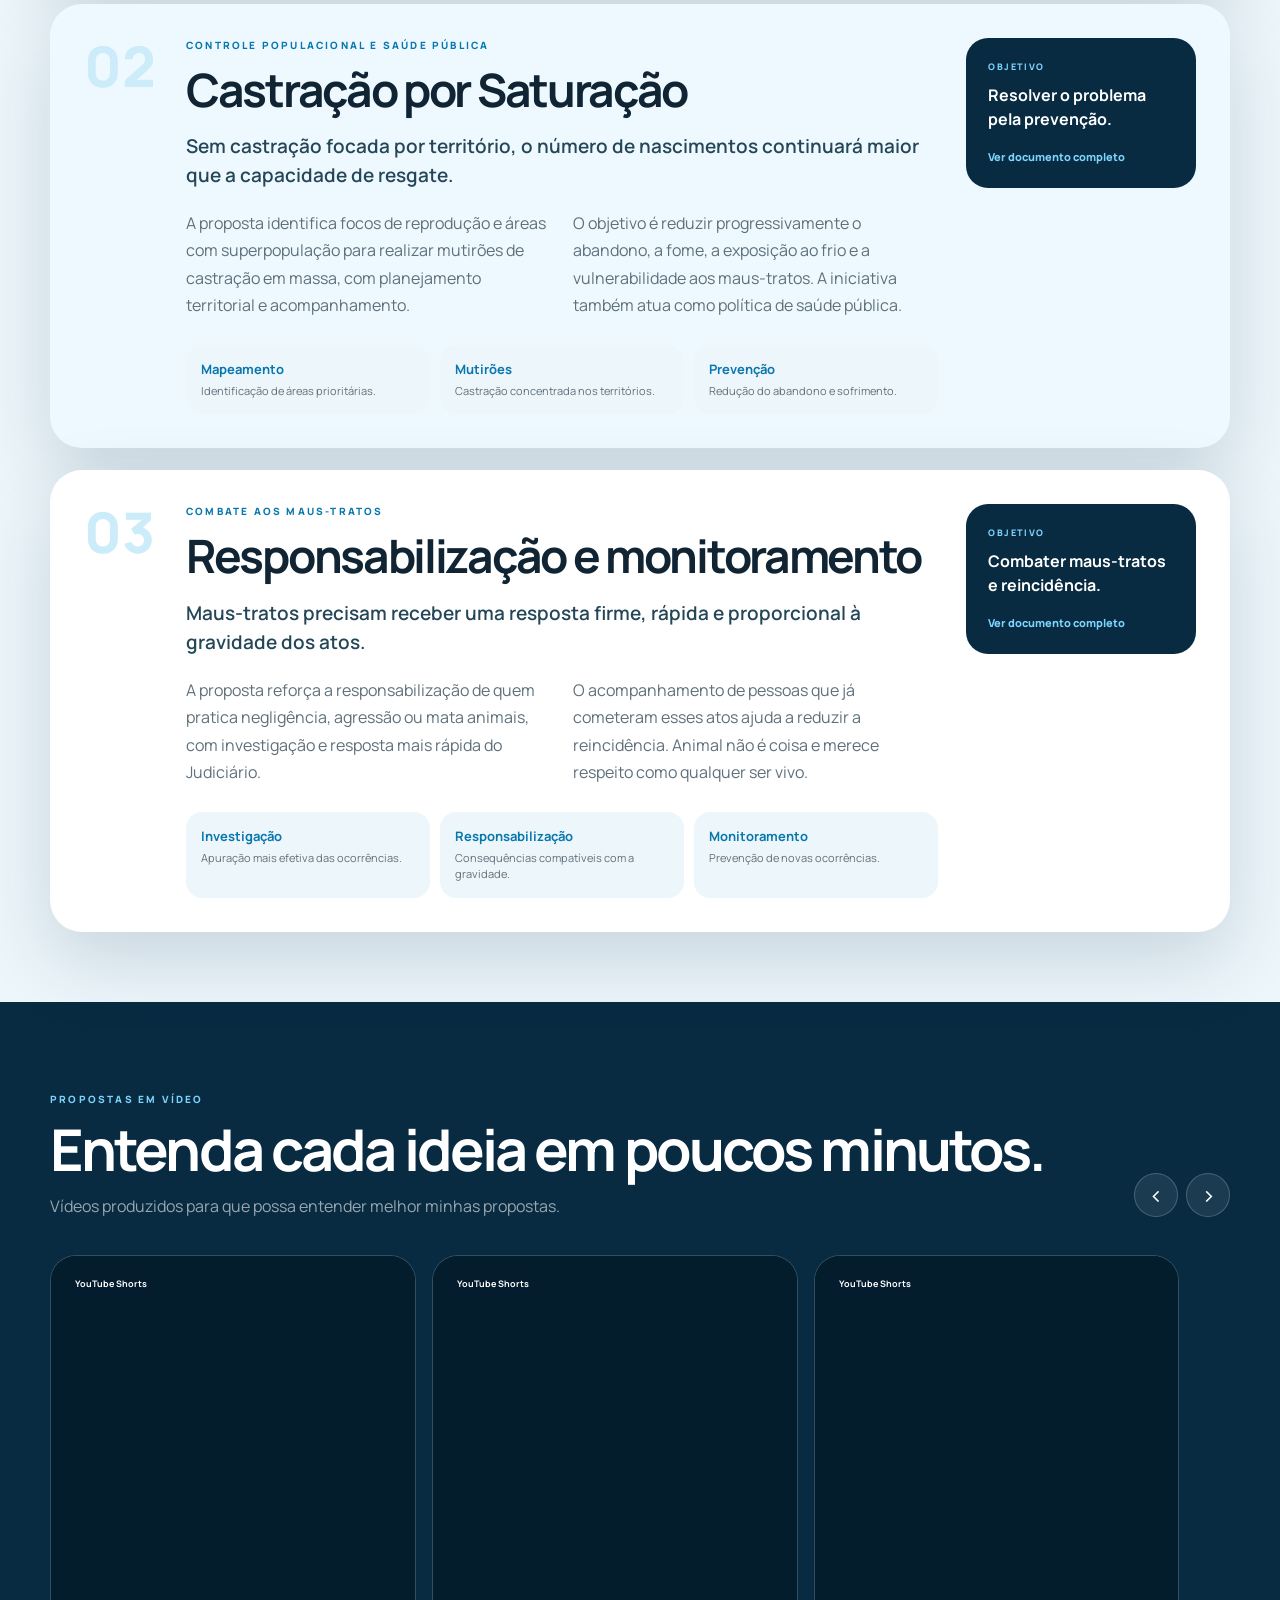
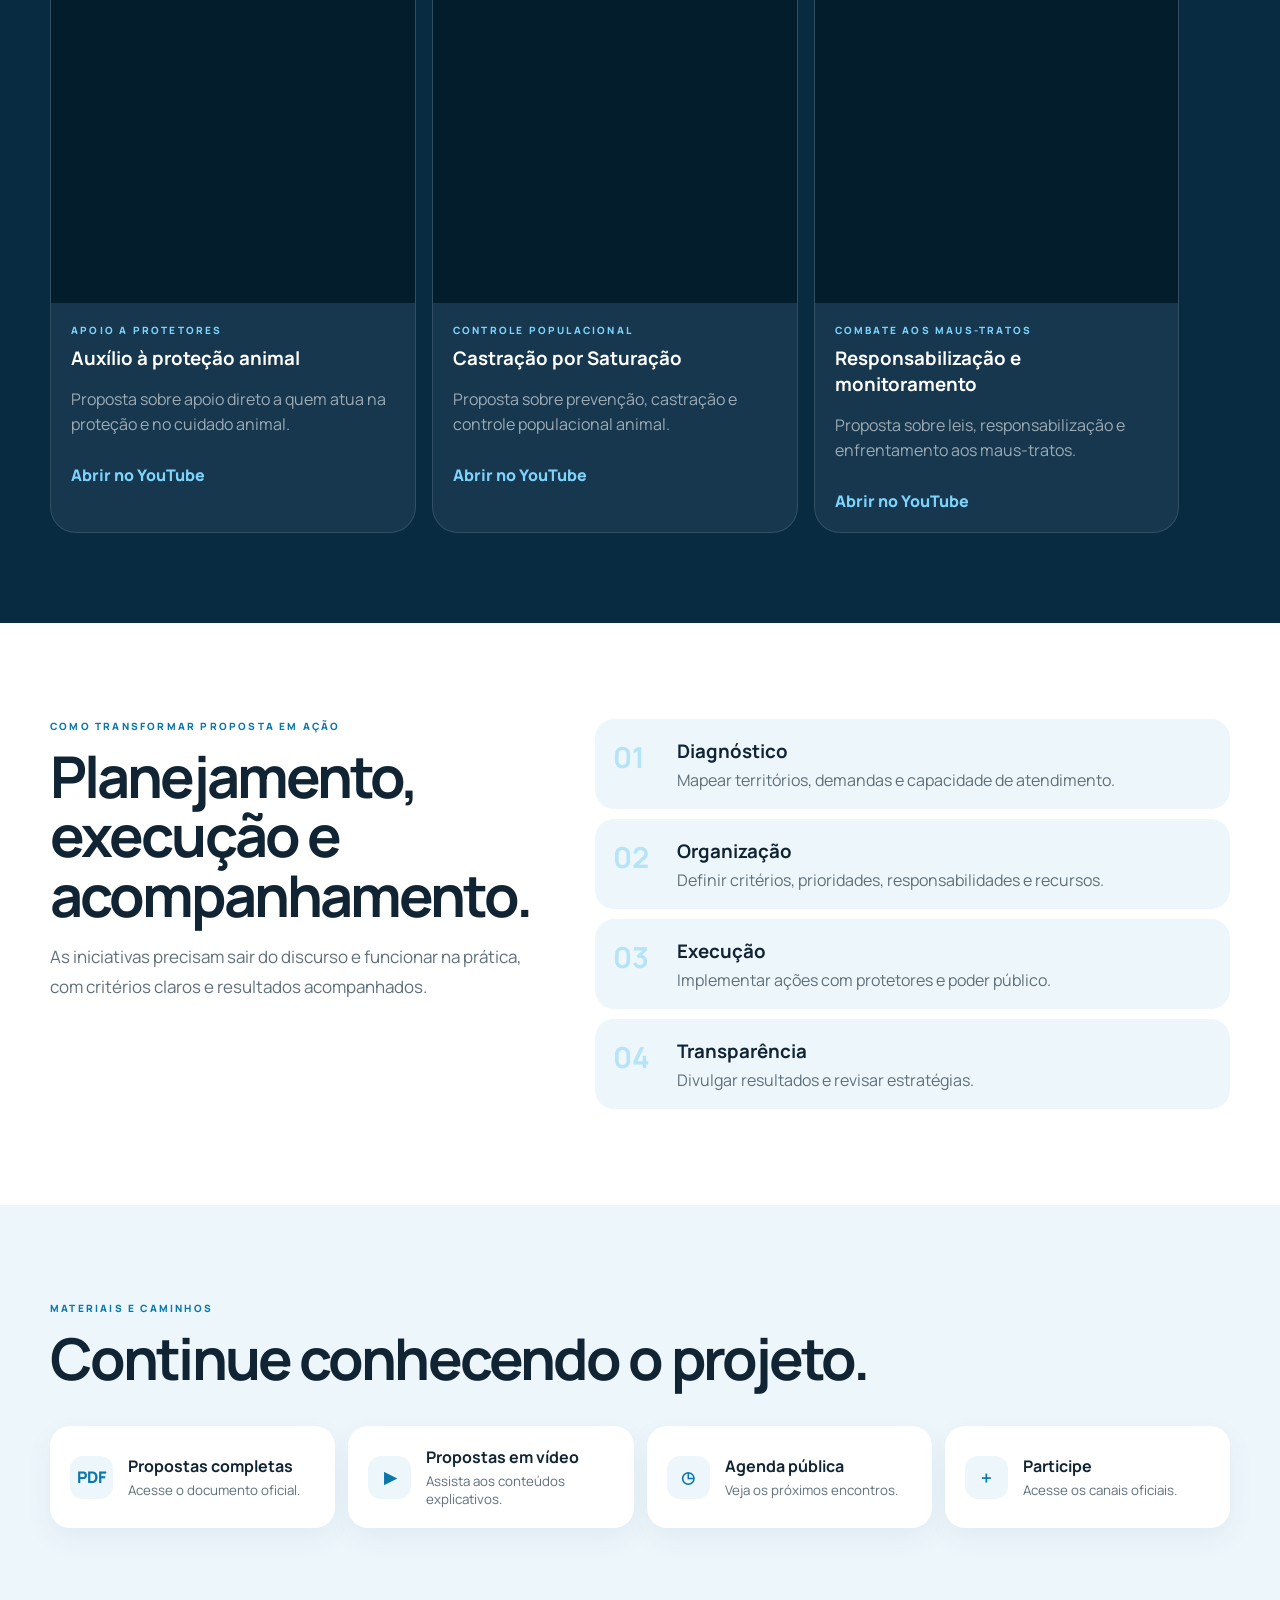
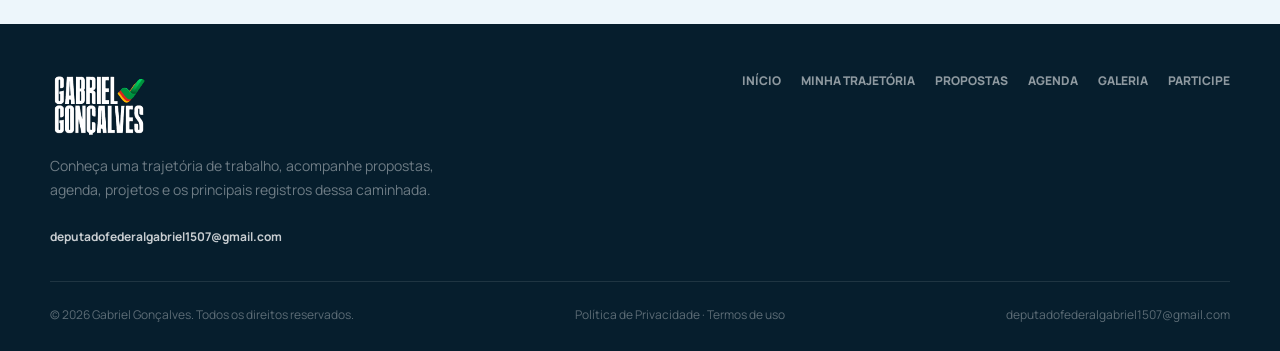
<file: propostas.html>
<!doctype html>
<html lang="pt-BR">

<head>
    <meta charset="UTF-8">
    <meta name="viewport" content="width=device-width,initial-scale=1,viewport-fit=cover">
    <meta name="theme-color" content="#082b42">
    <meta name="description" content="Portal institucional responsivo">
    <link rel="icon" href="assets/images/favicon.svg">
    <link rel="stylesheet" href="assets/css/style.css">
    <title>Propostas</title>
    <link rel="stylesheet" href="assets/css/update-010-final.css">
    <link rel="stylesheet" href="assets/css/update-013-social-privacy-responsive.css">
    <link rel="stylesheet" href="assets/css/update-014-mobile-menu-fixes.css">
    <link rel="stylesheet" href="assets/css/update-016-nav-privacy.css">
    <link rel="stylesheet" href="assets/css/update-018-menu-standard.css">
    <link rel="stylesheet" href="assets/css/update-020-youtube-player.css">
    <link rel="stylesheet" href="assets/css/update-023-form-contact.css">
</head>

<body>
    <div class="progress"></div>
    <header class="header inner">
        <div class="container nav"><a
                    href="index.html"
                    class="brand brand-image"
                    aria-label="Ir para o início"
                >
                    <img src="assets/images/logo_branca.svg" alt="Logo da instituição">
                </a>
            <nav class="desktop-nav"><a href="index.html">Início</a><a href="minha-trajetoria.html">Minha trajetória</a><a class="active" href="propostas.html">Propostas</a><a href="agenda.html">Agenda</a><a href="galeria.html">Galeria</a><a href="participe.html">Participe</a></nav>
            <div class="nav-end"><a class="icon-link" href="#" aria-label="Instagram">◎</a><a class="button small"
                    href="participe.html">Quero participar</a></div><button class="menu-button" aria-label="Abrir menu"
                aria-expanded="false">☰</button>
        </div>
        <nav class="mobile-nav"><a href="index.html">Início<span class="nav-marker" aria-hidden="true"></span></a><a href="minha-trajetoria.html">Minha trajetória<span class="nav-marker" aria-hidden="true"></span></a><a class="active" href="propostas.html">Propostas<span class="nav-marker" aria-hidden="true"></span></a><a href="agenda.html">Agenda<span class="nav-marker" aria-hidden="true"></span></a><a href="galeria.html">Galeria<span class="nav-marker" aria-hidden="true"></span></a><a href="participe.html">Participe<span class="nav-marker" aria-hidden="true"></span></a></nav>
    </header>
    <main>
        <section class="page-hero proposal-hero">
            <div class="container">
                <span class="eyebrow light">Propostas</span>
                <h1>Proteção com planejamento, responsabilidade e ação.</h1>
                <p>Conheça as prioridades, entenda como cada proposta funciona e acesse o plano completo para a proteção animal.</p>
                <div class="proposal-hero-actions">
                    <a class="button" href="assets/docs/propostas-gabriel-goncalves-1507.pdf" target="_blank" rel="noopener">Abrir propostas completas em PDF</a>
                    <a class="button ghost" href="#propostas-detalhadas">Conhecer os três eixos</a>
                </div>
            </div>
        </section>

        <section class="section white proposal-manifesto">
            <div class="container proposal-intro-grid">
                <div><span class="eyebrow">Uma visão integrada</span><h2>Proteger também é prevenir e responsabilizar.</h2></div>
                <div class="proposal-intro-copy">
                    <p class="lead">A proteção animal exige mais do que respostas emergenciais. É preciso apoiar quem já atua na ponta, controlar a reprodução em territórios prioritários e garantir consequências efetivas para quem pratica maus-tratos.</p>
                    <p>As propostas foram organizadas em três frentes complementares para reduzir abandono e sofrimento, fortalecer protetores e melhorar a capacidade do poder público de agir.</p>
                </div>
            </div>
        </section>

        <section class="proposal-stack-section" id="propostas-detalhadas">
            <div class="container proposal-stack">
                <div class="proposal-stack-step">
                    <article class="proposal-story proposal-story-01">
                        <div class="proposal-story-number">01</div>
                        <div class="proposal-story-main">
                            <span class="eyebrow">Fortalecer quem protege os animais</span>
                            <h2>Auxílio à proteção animal</h2>
                            <p class="proposal-story-lead">O Estado precisa apoiar quem já realiza diariamente o trabalho de resgate, acolhimento e cuidado.</p>
                            <div class="proposal-story-text"><p>A proposta busca garantir consultas gratuitas, redução de impostos em alimentos e a expansão do Auxílio Protetor para todo o Brasil.</p><p>Em Canoas, o auxílio começou em R$ 350 e passou a entregar R$ 450 para protetores e protetoras cadastradas. O objetivo é levar esse modelo ao país com critérios e gestão pública eficiente.</p></div>
                            <div class="proposal-benefits"><div><strong>Apoio direto</strong><span>Recursos para protetores cadastrados.</span></div><div><strong>Atendimento</strong><span>Cuidado veterinário acessível.</span></div><div><strong>Alimentação</strong><span>Redução de custos dos animais assistidos.</span></div></div>
                        </div>
                        <aside class="proposal-story-aside"><span>Objetivo</span><strong>Fortalecer quem já atua na ponta.</strong><a href="assets/docs/propostas-gabriel-goncalves-1507.pdf" target="_blank" rel="noopener">Ver documento completo</a></aside>
                    </article>
                </div>

                <div class="proposal-stack-step">
                    <article class="proposal-story proposal-story-02">
                        <div class="proposal-story-number">02</div>
                        <div class="proposal-story-main">
                            <span class="eyebrow">Controle populacional e saúde pública</span>
                            <h2>Castração por Saturação</h2>
                            <p class="proposal-story-lead">Sem castração focada por território, o número de nascimentos continuará maior que a capacidade de resgate.</p>
                            <div class="proposal-story-text"><p>A proposta identifica focos de reprodução e áreas com superpopulação para realizar mutirões de castração em massa, com planejamento territorial e acompanhamento.</p><p>O objetivo é reduzir progressivamente o abandono, a fome, a exposição ao frio e a vulnerabilidade aos maus-tratos. A iniciativa também atua como política de saúde pública.</p></div>
                            <div class="proposal-benefits"><div><strong>Mapeamento</strong><span>Identificação de áreas prioritárias.</span></div><div><strong>Mutirões</strong><span>Castração concentrada nos territórios.</span></div><div><strong>Prevenção</strong><span>Redução do abandono e sofrimento.</span></div></div>
                        </div>
                        <aside class="proposal-story-aside"><span>Objetivo</span><strong>Resolver o problema pela prevenção.</strong><a href="assets/docs/propostas-gabriel-goncalves-1507.pdf" target="_blank" rel="noopener">Ver documento completo</a></aside>
                    </article>
                </div>

                <div class="proposal-stack-step proposal-stack-step-last">
                    <article class="proposal-story proposal-story-03">
                        <div class="proposal-story-number">03</div>
                        <div class="proposal-story-main">
                            <span class="eyebrow">Combate aos maus-tratos</span>
                            <h2>Responsabilização e monitoramento</h2>
                            <p class="proposal-story-lead">Maus-tratos precisam receber uma resposta firme, rápida e proporcional à gravidade dos atos.</p>
                            <div class="proposal-story-text"><p>A proposta reforça a responsabilização de quem pratica negligência, agressão ou mata animais, com investigação e resposta mais rápida do Judiciário.</p><p>O acompanhamento de pessoas que já cometeram esses atos ajuda a reduzir a reincidência. Animal não é coisa e merece respeito como qualquer ser vivo.</p></div>
                            <div class="proposal-benefits"><div><strong>Investigação</strong><span>Apuração mais efetiva das ocorrências.</span></div><div><strong>Responsabilização</strong><span>Consequências compatíveis com a gravidade.</span></div><div><strong>Monitoramento</strong><span>Prevenção de novas ocorrências.</span></div></div>
                        </div>
                        <aside class="proposal-story-aside"><span>Objetivo</span><strong>Combater maus-tratos e reincidência.</strong><a href="assets/docs/propostas-gabriel-goncalves-1507.pdf" target="_blank" rel="noopener">Ver documento completo</a></aside>
                    </article>
                </div>
            </div>
        </section>

        <section class="proposal-video-section" id="propostas-em-video">
            <div class="container">
                <div class="section-head proposal-video-head"><div><span class="eyebrow light">Propostas em vídeo</span><h2>Entenda cada ideia em poucos minutos.</h2><p>Vídeos produzidos para que possa entender melhor minhas propostas.</p></div><div class="video-scroll-controls"><button type="button" data-proposal-video-prev aria-label="Vídeo anterior">‹</button><button type="button" data-proposal-video-next aria-label="Próximo vídeo">›</button></div></div>
                <div class="proposal-video-track" id="proposal-video-track"><div class="proposal-video-loading">Carregando vídeos...</div></div>
            </div>
        </section>

        <section class="section white"><div class="container proposal-method"><div><span class="eyebrow">Como transformar proposta em ação</span><h2>Planejamento, execução e acompanhamento.</h2><p class="lead">As iniciativas precisam sair do discurso e funcionar na prática, com critérios claros e resultados acompanhados.</p></div><ol><li><strong>01</strong><div><h3>Diagnóstico</h3><p>Mapear territórios, demandas e capacidade de atendimento.</p></div></li><li><strong>02</strong><div><h3>Organização</h3><p>Definir critérios, prioridades, responsabilidades e recursos.</p></div></li><li><strong>03</strong><div><h3>Execução</h3><p>Implementar ações com protetores e poder público.</p></div></li><li><strong>04</strong><div><h3>Transparência</h3><p>Divulgar resultados e revisar estratégias.</p></div></li></ol></div></section>

        <section class="section soft"><div class="container"><div class="section-head"><div><span class="eyebrow">Materiais e caminhos</span><h2>Continue conhecendo o projeto.</h2></div></div><div class="proposal-resource-grid"><a href="assets/docs/propostas-gabriel-goncalves-1507.pdf" target="_blank" rel="noopener"><span>PDF</span><div><strong>Propostas completas</strong><small>Acesse o documento oficial.</small></div></a><a href="#propostas-em-video"><span>▶</span><div><strong>Propostas em vídeo</strong><small>Assista aos conteúdos explicativos.</small></div></a><a href="agenda.html"><span>◷</span><div><strong>Agenda pública</strong><small>Veja os próximos encontros.</small></div></a><a href="participe.html"><span>＋</span><div><strong>Participe</strong><small>Acesse os canais oficiais.</small></div></a></div></div></section>
    </main>
    <footer>
        <div class="container">
            <div class="footer-grid">
                <div>
                    <div class="brand"><a
                    href="index.html"
                    class="brand brand-image"
                    aria-label="Ir para o início"
                >
                    <img src="assets/images/logo_branca.svg" alt="Logo da instituição">
                </a></div>
                    <p>Conheça uma trajetória de trabalho, acompanhe propostas, agenda, projetos e os principais registros dessa caminhada.</p><a class="site-contact-email" href="mailto:deputadofederalgabriel1507@gmail.com">deputadofederalgabriel1507@gmail.com</a>
                </div>
                <nav class="footer-nav"><a href="index.html">Início</a><a href="minha-trajetoria.html">Minha
                        trajetória</a><a href="propostas.html">Propostas</a><a href="agenda.html">Agenda</a><a
                        href="galeria.html">Galeria</a><a href="participe.html">Participe</a></nav>
            </div>
            <div class="legal"><span>© 2026 Gabriel Gonçalves. Todos os direitos reservados.</span><span><a href="politica-de-privacidade.html">Política de Privacidade</a> · Termos de uso</span><span><a class="footer-contact-link" href="mailto:deputadofederalgabriel1507@gmail.com">deputadofederalgabriel1507@gmail.com</a></span></div>
        </div>
    </footer>
    <script src="assets/js/main.js"></script>
    <script src="assets/js/mobile-menu-v2.js"></script>
    <script src="assets/js/youtube-shorts-player.js"></script>
</body>

</html>
</file>
<file: assets/css/style.css>
@import url('https://fonts.googleapis.com/css2?family=Manrope:wght@400;500;600;700;800&display=swap');

:root {
    --navy: #082b42;
    --navy2: #061e2d;
    --blue: #2ea1ff;
    --cyan: #7dd3fc;
    --text: #102433;
    --muted: #5f707b;
    --soft: #edf6fb;
    --white: #fff;
    --shadow: 0 16px 46px rgba(12, 65, 94, .09)
}

* {
    box-sizing: border-box
}

html {
    scroll-behavior: smooth;
    overflow-x: hidden
}

body {
    margin: 0;
    overflow-x: hidden;
    background: #f4f8fb;
    color: var(--text);
    font-family: Manrope, Arial, sans-serif
}

body.menu-open {
    overflow: hidden
}

a {
    color: inherit;
    text-decoration: none
}

button {
    font: inherit
}

img {
    display: block;
    max-width: 100%
}

.container {
    width: min(1180px, calc(100% - 40px));
    margin: auto
}

.progress {
    position: fixed;
    inset: 0 0 auto;
    height: 3px;
    z-index: 100;
    transform-origin: left;
    background: var(--blue)
}

.header {
    position: fixed;
    inset: 0 0 auto;
    z-index: 80;
    transition: .35s
}

.header.scrolled,
.header.inner {
    background: rgba(8, 43, 66, .96);
    box-shadow: 0 12px 40px rgba(4, 31, 48, .2);
    backdrop-filter: blur(16px)
}

.nav {
    height: 78px;
    display: flex;
    align-items: center;
    justify-content: space-between;
    gap: 24px
}

.brand {
    color: #fff;
    line-height: 1
}

.brand strong {
    display: block;
    font-size: 19px;
    font-weight: 800;
    letter-spacing: -.04em
}

.brand span {
    display: block;
    margin-top: 7px;
    color: var(--cyan);
    font-size: 8px;
    font-weight: 800;
    letter-spacing: .23em
}

.brand-logo {
    height: 44px;
    width: auto
}

.desktop-nav {
    display: flex;
    gap: 27px
}

.desktop-nav a {
    position: relative;
    padding: 12px 0;
    color: rgba(255, 255, 255, .72);
    font-size: 11px;
    font-weight: 800;
    letter-spacing: .14em;
    text-transform: uppercase
}

.desktop-nav a:hover,
.desktop-nav a.active {
    color: var(--cyan)
}

.desktop-nav a.active:after {
    content: '';
    position: absolute;
    left: 2px;
    right: 2px;
    bottom: 4px;
    height: 1px;
    background: var(--cyan)
}

.nav-end {
    display: flex;
    align-items: center;
    gap: 12px
}

.icon-link {
    color: #fff;
    padding: 8px
}

.menu-button {
    display: none;
    padding: 9px;
    border: 1px solid rgba(255, 255, 255, .2);
    border-radius: 50%;
    background: transparent;
    color: #fff
}

.mobile-nav {
    display: none;
    background: var(--navy);
    border-top: 1px solid rgba(255, 255, 255, .1)
}

.mobile-nav.open {
    display: block
}

.mobile-nav a {
    display: flex;
    justify-content: space-between;
    padding: 16px 20px;
    border-bottom: 1px solid rgba(255, 255, 255, .09);
    color: #fff;
    font-weight: 700
}

.button {
    display: inline-flex;
    align-items: center;
    justify-content: center;
    gap: 9px;
    min-height: 54px;
    padding: 0 27px;
    border: 0;
    border-radius: 999px;
    background: var(--blue);
    color: var(--navy);
    font-weight: 800;
    cursor: pointer;
    transition: .25s
}

.button:hover {
    transform: translateY(-2px);
    background: #fff
}

.button.small {
    min-height: 42px;
    padding: 0 20px;
    font-size: 13px
}

.button.ghost {
    border: 1px solid rgba(255, 255, 255, .3);
    background: rgba(255, 255, 255, .06);
    color: #fff
}

.button.dark {
    background: var(--navy);
    color: #fff
}

.button.dark:hover {
    background: #fff;
    color: var(--navy)
}

.hero {
    position: relative;
    display: flex;
    min-height: 94svh;
    align-items: center;
    overflow: hidden;
    background: var(--navy);
    color: #fff
}

.hero>img {
    position: absolute;
    inset: 0;
    width: 100%;
    height: 100%;
    object-fit: cover;
    opacity: .52
}

.hero:after {
    content: '';
    position: absolute;
    inset: 0;
    background: linear-gradient(90deg, var(--navy), rgba(8, 43, 66, .91) 50%, rgba(8, 43, 66, .17)), linear-gradient(0deg, var(--navy), transparent 58%)
}

.hero-content {
    position: relative;
    z-index: 2;
    padding: 122px 0 90px
}

.pill {
    display: inline-flex;
    align-items: center;
    gap: 8px;
    padding: 10px 15px;
    border: 1px solid rgba(255, 255, 255, .18);
    border-radius: 999px;
    background: rgba(255, 255, 255, .09);
    font-size: 10px;
    font-weight: 800;
    letter-spacing: .18em;
    text-transform: uppercase
}

.hero h1 {
    max-width: 930px;
    margin: 26px 0 0;
    font-size: clamp(50px, 7vw, 92px);
    line-height: .95;
    letter-spacing: -.065em
}

.hero h1 span {
    color: var(--cyan)
}

.hero-copy {
    max-width: 650px;
    margin: 26px 0 0;
    color: rgba(255, 255, 255, .68);
    font-size: 19px;
    line-height: 1.75
}

.buttons {
    display: flex;
    flex-wrap: wrap;
    gap: 12px;
    margin-top: 33px
}

.identity {
    position: absolute;
    z-index: 2;
    right: 7%;
    top: 17%;
    color: rgba(255, 255, 255, .08);
    font-size: 120px;
    font-weight: 800;
    letter-spacing: -.08em
}

.section {
    padding: 94px 0
}

.white {
    background: #fff
}

.soft {
    background: var(--soft)
}

.eyebrow {
    display: block;
    color: #0877ad;
    font-size: 10px;
    font-weight: 800;
    letter-spacing: .22em;
    text-transform: uppercase
}

.eyebrow.light {
    color: var(--cyan)
}

h2 {
    margin: 14px 0 0;
    font-size: clamp(35px, 5vw, 58px);
    line-height: 1.03;
    letter-spacing: -.05em
}

.lead {
    color: var(--muted);
    font-size: 17px;
    line-height: 1.78
}

.section-head {
    display: flex;
    align-items: end;
    justify-content: space-between;
    gap: 28px;
    margin-bottom: 38px
}

.section-head p {
    margin-bottom: 0
}

.text-link,
.section-head>a,
.card-link {
    display: inline-flex;
    align-items: center;
    gap: 7px;
    color: #0877ad;
    font-weight: 800
}

.about-preview {
    display: grid;
    grid-template-columns: .9fr 1.1fr;
    align-items: center;
    gap: 70px
}

.image-frame {
    overflow: hidden;
    border-radius: 36px
}

.image-frame img {
    width: 100%;
    height: 520px;
    object-fit: cover;
    transition: .6s
}

.image-frame:hover img {
    transform: scale(1.035)
}

.proposal-grid {
    display: grid;
    grid-template-columns: repeat(3, 1fr);
    gap: 20px
}

.proposal-card {
    min-width: 0;
    padding: 30px;
    border: 1px solid rgba(8, 43, 66, .05);
    border-radius: 30px;
    background: #fff;
    box-shadow: var(--shadow)
}

.proposal-number {
    display: block;
    color: #dff2fc;
    font-size: 52px;
    font-weight: 800
}

.proposal-card h3 {
    margin: 12px 0 0;
    font-size: 24px;
    line-height: 1.2
}

.proposal-card p {
    display: -webkit-box;
    overflow: hidden;
    color: var(--muted);
    line-height: 1.7;
    -webkit-line-clamp: 3;
    -webkit-box-orient: vertical
}

.proposal-card .card-link {
    margin-top: 12px;
    border: 0;
    background: none;
    padding: 0;
    cursor: pointer
}

.agenda-preview {
    display: grid;
    grid-template-columns: 1fr 1fr;
    gap: 16px
}

.event {
    display: grid;
    grid-template-columns: 100px minmax(0, 1fr) auto;
    align-items: center;
    gap: 20px;
    padding: 23px;
    border: 1px solid rgba(8, 43, 66, .05);
    border-radius: 26px;
    background: #f4f9fc;
    transition: .25s
}

.event:hover {
    transform: translateY(-3px);
    background: #e9f5fb
}

.event-date {
    padding-right: 18px;
    border-right: 1px solid rgba(8, 43, 66, .1)
}

.event-date svg {
    width: 22px;
    fill: none;
    stroke: #1599e5;
    stroke-width: 2
}

.event-date strong {
    display: block;
    margin-top: 8px;
    font-size: 13px
}

.event-info h3 {
    margin: 5px 0 0;
    font-size: 20px
}

.event-meta {
    display: flex;
    flex-wrap: wrap;
    gap: 16px;
    margin: 9px 0 0;
    color: var(--muted);
    font-size: 13px
}

.event-meta span {
    display: flex;
    align-items: center;
    gap: 6px
}

.chevron {
    font-size: 25px;
    color: #88d3f3
}

.page-hero {
    position: relative;
    overflow: hidden;
    padding: 145px 0 82px;
    background: var(--navy);
    color: #fff
}

.page-hero:after {
    content: '';
    position: absolute;
    right: -90px;
    top: 25px;
    width: 330px;
    height: 330px;
    border: 70px solid rgba(46, 161, 255, .08);
    border-radius: 50%
}

.page-hero .container {
    position: relative;
    z-index: 2
}

.page-hero h1 {
    max-width: 920px;
    margin: 20px 0 0;
    font-size: clamp(48px, 7vw, 76px);
    line-height: .98;
    letter-spacing: -.06em
}

.page-hero p {
    max-width: 680px;
    color: rgba(255, 255, 255, .62);
    font-size: 18px;
    line-height: 1.75
}

.about-page {
    display: grid;
    grid-template-columns: 1fr 1fr;
    align-items: start;
    gap: 65px
}

.about-page>img {
    width: 100%;
    height: 650px;
    object-fit: cover;
    border-radius: 36px
}

.values {
    display: grid;
    grid-template-columns: 1fr 1fr;
    gap: 12px;
    margin-top: 30px
}

.value {
    display: flex;
    align-items: center;
    gap: 10px;
    padding: 15px;
    border-radius: 16px;
    background: var(--soft);
    font-weight: 700
}

.check {
    display: grid;
    width: 30px;
    height: 30px;
    place-items: center;
    border-radius: 50%;
    background: #dff2fc;
    color: #0877ad
}

.notice {
    display: flex;
    gap: 16px;
    margin-bottom: 28px;
    padding: 22px;
    border: 1px solid #bde8fb;
    border-radius: 24px;
    background: #eaf8fe
}

.notice-icon {
    font-size: 25px;
    color: #0877ad
}

.events {
    display: grid;
    gap: 15px
}

.events .event {
    background: #fff;
    box-shadow: var(--shadow)
}

.narrow {
    max-width: 920px
}

.participate {
    display: grid;
    grid-template-columns: 1.1fr .9fr;
    gap: 28px
}

.form-card,
.social-card {
    padding: 40px;
    border-radius: 34px
}

.form-card {
    background: #fff;
    box-shadow: var(--shadow)
}

.privacy {
    display: flex;
    gap: 12px;
    margin-top: 25px;
    padding: 15px;
    border-radius: 16px;
    background: var(--soft);
    color: var(--muted);
    font-size: 14px
}

.social-card {
    background: var(--navy);
    color: #fff
}

.social {
    display: flex;
    align-items: center;
    justify-content: space-between;
    margin-top: 10px;
    padding: 15px;
    border: 1px solid rgba(255, 255, 255, .12);
    border-radius: 16px;
    background: rgba(255, 255, 255, .05);
    font-weight: 700;
    transition: .2s
}

.social:hover {
    background: rgba(255, 255, 255, .1);
    border-color: rgba(46, 161, 255, .4)
}

.social span {
    display: flex;
    align-items: center;
    gap: 10px
}

.social svg {
    width: 20px;
    fill: none;
    stroke: var(--cyan);
    stroke-width: 2
}

.modal-backdrop {
    position: fixed;
    inset: 0;
    z-index: 120;
    display: none;
    place-items: center;
    padding: 20px;
    background: rgba(4, 29, 45, .8);
    backdrop-filter: blur(6px)
}

.modal-backdrop.open {
    display: grid
}

.modal {
    position: relative;
    width: min(650px, 100%);
    max-height: 85svh;
    overflow: auto;
    padding: 38px;
    border-radius: 32px;
    background: #fff
}

.modal h2 {
    font-size: 34px
}

.modal p {
    color: var(--muted);
    line-height: 1.8
}

.modal-close {
    position: absolute;
    right: 18px;
    top: 18px;
    width: 40px;
    height: 40px;
    border: 0;
    border-radius: 50%;
    background: #eef3f6;
    font-size: 24px;
    cursor: pointer
}

footer {
    padding: 48px 0 28px;
    background: var(--navy2);
    color: #fff
}

.footer-grid {
    display: flex;
    justify-content: space-between;
    gap: 40px;
    padding-bottom: 35px;
    border-bottom: 1px solid rgba(255, 255, 255, .1)
}

.footer-grid p {
    max-width: 420px;
    color: rgba(255, 255, 255, .42);
    font-size: 14px;
    line-height: 1.7
}

.footer-nav {
    display: flex;
    flex-wrap: wrap;
    align-content: flex-start;
    gap: 20px
}

.footer-nav a {
    color: rgba(255, 255, 255, .55);
    font-size: 12px;
    font-weight: 800;
    text-transform: uppercase
}

.legal {
    display: flex;
    justify-content: space-between;
    gap: 15px;
    margin-top: 24px;
    color: rgba(255, 255, 255, .35);
    font-size: 12px
}

.reveal {
    opacity: 0;
    transform: translateY(24px);
    transition: opacity .65s ease, transform .65s ease
}

.reveal.visible {
    opacity: 1;
    transform: none
}

@media(max-width:900px) {

    .desktop-nav,
    .nav-end {
        display: none
    }

    .menu-button {
        display: grid
    }

    .identity {
        display: none
    }

    .about-preview,
    .about-page,
    .participate {
        grid-template-columns: 1fr
    }

    .proposal-grid {
        grid-template-columns: repeat(2, 1fr)
    }

    .agenda-preview {
        grid-template-columns: 1fr
    }

    .about-page>img {
        height: 520px
    }

    .social-card {
        order: -1
    }
}

@media(max-width:600px) {
    .container {
        width: min(100% - 28px, 1180px)
    }

    .nav {
        height: 70px
    }

    .section {
        padding: 64px 0
    }

    .hero {
        min-height: 790px
    }

    .hero-content {
        padding: 100px 0 67px
    }

    .hero h1 {
        font-size: 44px;
        line-height: .98
    }

    .hero-copy {
        font-size: 16px;
        line-height: 1.65
    }

    .buttons {
        display: grid
    }

    .button {
        width: 100%;
        padding: 0 18px
    }

    .about-preview {
        gap: 34px
    }

    .image-frame img {
        height: 420px
    }

    .section-head {
        align-items: flex-start;
        flex-direction: column;
        margin-bottom: 28px
    }

    h2 {
        font-size: 36px
    }

    .proposal-grid {
        grid-template-columns: 1fr;
        gap: 14px
    }

    .proposal-card {
        padding: 22px;
        border-radius: 24px
    }

    .proposal-card h3 {
        font-size: 21px
    }

    .event {
        grid-template-columns: 64px minmax(0, 1fr) 18px;
        gap: 12px;
        padding: 16px;
        border-radius: 20px
    }

    .event-date {
        padding-right: 10px
    }

    .event-date strong {
        font-size: 11px;
        line-height: 1.2
    }

    .event-info h3 {
        overflow: hidden;
        font-size: 16px;
        text-overflow: ellipsis;
        white-space: nowrap
    }

    .event-meta {
        display: grid;
        gap: 4px;
        font-size: 11px
    }

    .page-hero {
        padding: 125px 0 62px
    }

    .page-hero h1 {
        font-size: 44px
    }

    .page-hero p {
        font-size: 16px
    }

    .about-page {
        gap: 32px
    }

    .about-page>img {
        height: 440px
    }

    .values {
        grid-template-columns: 1fr
    }

    .form-card,
    .social-card {
        padding: 25px;
        border-radius: 25px
    }

    .modal {
        padding: 28px 22px
    }

    .footer-grid,
    .legal {
        flex-direction: column
    }

    .footer-nav {
        gap: 14px 18px
    }
}

@media(max-width:360px) {
    .container {
        width: calc(100% - 22px)
    }

    .hero h1,
    .page-hero h1 {
        font-size: 38px
    }

    .pill {
        font-size: 8px;
        letter-spacing: .12em
    }

    h2 {
        font-size: 31px
    }

    .event {
        grid-template-columns: 54px minmax(0, 1fr) 14px;
        padding: 13px;
        gap: 9px
    }

    .event-info h3 {
        font-size: 14px
    }

    .proposal-card {
        padding: 19px
    }

    .social {
        font-size: 13px
    }

    .brand strong {
        font-size: 16px
    }
}

/* Conteúdos adicionais */
.intro-grid {
    display: grid;
    grid-template-columns: .9fr 1.1fr;
    gap: 70px;
    align-items: start
}

.intro-grid .lead {
    margin-top: 0
}

.topic-nav {
    display: flex;
    flex-wrap: wrap;
    gap: 10px;
    margin-top: 35px
}

.topic-nav a {
    padding: 11px 16px;
    border: 1px solid #cce7f4;
    border-radius: 999px;
    background: #fff;
    color: #0877ad;
    font-size: 13px;
    font-weight: 800
}

.method-grid {
    display: grid;
    grid-template-columns: .8fr 1.2fr;
    gap: 70px;
    align-items: start
}

.steps {
    display: grid;
    gap: 13px
}

.step {
    display: flex;
    gap: 20px;
    padding: 22px;
    border-radius: 22px;
    background: var(--soft)
}

.step>strong {
    color: #b5e3f7;
    font-size: 38px;
    line-height: 1
}

.step h3 {
    margin: 2px 0 6px;
    font-size: 20px
}

.step p {
    margin: 0;
    color: var(--muted);
    line-height: 1.65
}

.commitments {
    background: var(--navy);
    color: #fff
}

.commitment-grid {
    display: grid;
    grid-template-columns: repeat(4, 1fr);
    gap: 15px
}

.commitment-grid article {
    padding: 25px;
    border: 1px solid rgba(255, 255, 255, .1);
    border-radius: 24px;
    background: rgba(255, 255, 255, .05)
}

.commitment-grid span {
    display: grid;
    width: 40px;
    height: 40px;
    place-items: center;
    border-radius: 50%;
    background: var(--blue);
    color: var(--navy);
    font-weight: 800
}

.commitment-grid h3 {
    font-size: 21px
}

.commitment-grid p {
    color: rgba(255, 255, 255, .58);
    line-height: 1.7
}

.document-callout {
    display: flex;
    align-items: center;
    justify-content: space-between;
    gap: 40px;
    padding: 38px;
    border-radius: 32px;
    background: var(--soft)
}

.document-callout>div {
    max-width: 760px
}

.document-callout .lead {
    margin-bottom: 0
}

.video-section {
    overflow: hidden;
    background: var(--navy);
    color: #fff
}

.video-lead {
    color: rgba(255, 255, 255, .58);
    line-height: 1.7
}

.carousel-controls {
    display: flex;
    gap: 8px
}

.carousel-controls button {
    width: 46px;
    height: 46px;
    border: 1px solid rgba(255, 255, 255, .18);
    border-radius: 50%;
    background: rgba(255, 255, 255, .08);
    color: #fff;
    font-size: 20px;
    cursor: pointer
}

.video-carousel {
    display: grid;
    grid-auto-flow: column;
    grid-auto-columns: minmax(340px, 42%);
    gap: 18px;
    overflow-x: auto;
    scroll-snap-type: x mandatory;
    scrollbar-width: none;
    padding-bottom: 12px
}

.video-carousel::-webkit-scrollbar {
    display: none
}

.video-card {
    scroll-snap-align: start;
    padding: 17px;
    border: 1px solid rgba(255, 255, 255, .1);
    border-radius: 26px;
    background: rgba(255, 255, 255, .06)
}

.video-frame {
    overflow: hidden;
    aspect-ratio: 16/9;
    margin-bottom: 18px;
    border-radius: 18px;
    background: #041d2d
}

.video-frame iframe {
    width: 100%;
    height: 100%;
    border: 0
}

.video-card h3 {
    margin: 9px 0;
    font-size: 21px
}

.video-card p {
    margin: 0;
    color: rgba(255, 255, 255, .58);
    line-height: 1.6
}

.gallery-section {
    background: #f5f9fc
}

.gallery-grid {
    display: grid;
    grid-template-columns: 1.3fr 1fr;
    grid-template-rows: repeat(2, 240px);
    gap: 16px
}

.gallery-item {
    position: relative;
    overflow: hidden;
    padding: 0;
    border: 0;
    border-radius: 26px;
    background: #dceef7;
    cursor: pointer
}

.gallery-large {
    grid-row: 1/3
}

.gallery-item img {
    width: 100%;
    height: 100%;
    object-fit: cover;
    transition: .55s
}

.gallery-item:hover img {
    transform: scale(1.045)
}

.gallery-item:after {
    content: '';
    position: absolute;
    inset: 40% 0 0;
    background: linear-gradient(transparent, rgba(4, 29, 45, .8))
}

.gallery-item span {
    position: absolute;
    z-index: 2;
    left: 22px;
    bottom: 20px;
    color: #fff;
    font-size: 17px;
    font-weight: 800
}

.home-participate {
    padding: 82px 0;
    background: var(--blue)
}

.participate-banner {
    display: flex;
    align-items: center;
    justify-content: space-between;
    gap: 45px
}

.participate-banner>div {
    max-width: 760px
}

.participate-banner h2 {
    color: var(--navy)
}

.participate-banner p {
    color: rgba(8, 43, 66, .72);
    font-size: 17px;
    line-height: 1.7
}

.participate-banner .button {
    background: var(--navy);
    color: #fff;
    white-space: nowrap
}

.lightbox {
    position: fixed;
    inset: 0;
    z-index: 150;
    display: none;
    place-items: center;
    padding: 28px;
    background: rgba(3, 20, 31, .92);
    backdrop-filter: blur(7px)
}

.lightbox.open {
    display: grid
}

.lightbox img {
    max-width: min(1200px, 100%);
    max-height: 88svh;
    border-radius: 20px
}

.lightbox-close {
    position: absolute;
    right: 24px;
    top: 20px;
    width: 46px;
    height: 46px;
    border: 1px solid rgba(255, 255, 255, .2);
    border-radius: 50%;
    background: rgba(255, 255, 255, .1);
    color: #fff;
    font-size: 27px;
    cursor: pointer
}

@media(max-width:900px) {

    .intro-grid,
    .method-grid {
        grid-template-columns: 1fr;
        gap: 30px
    }

    .commitment-grid {
        grid-template-columns: repeat(2, 1fr)
    }

    .video-carousel {
        grid-auto-columns: minmax(310px, 70%)
    }

    .document-callout,
    .participate-banner {
        align-items: flex-start;
        flex-direction: column
    }

    .gallery-grid {
        grid-template-columns: 1fr 1fr;
        grid-template-rows: 330px 220px
    }

    .gallery-large {
        grid-column: 1/3;
        grid-row: auto
    }
}

@media(max-width:600px) {
    .commitment-grid {
        grid-template-columns: 1fr
    }

    .document-callout {
        padding: 24px
    }

    .video-carousel {
        grid-auto-columns: 88%
    }

    .carousel-controls {
        margin-top: 10px
    }

    .gallery-grid {
        display: grid;
        grid-template-columns: 1fr;
        grid-template-rows: 310px 210px 210px
    }

    .gallery-large {
        grid-column: auto
    }

    .home-participate {
        padding: 64px 0
    }

    .participate-banner .button {
        width: 100%
    }

    .topic-nav {
        display: grid;
        grid-template-columns: 1fr 1fr
    }

    .topic-nav a {
        text-align: center;
        font-size: 11px
    }

    .step {
        padding: 18px
    }

    .step>strong {
        font-size: 32px
    }
}

@media(max-width:360px) {
    .video-carousel {
        grid-auto-columns: 94%
    }

    .gallery-grid {
        grid-template-rows: 260px 180px 180px
    }

    .topic-nav {
        grid-template-columns: 1fr
    }

    .commitment-grid article {
        padding: 20px
    }
}

/* Pagina exclusiva de galeria */
.gallery-toolbar {
    display: flex;
    align-items: flex-end;
    justify-content: space-between;
    gap: 35px;
    margin-bottom: 38px
}

.gallery-filters {
    display: flex;
    flex-wrap: wrap;
    gap: 8px;
    justify-content: flex-end
}

.gallery-filters button {
    padding: 11px 16px;
    border: 1px solid #cfe5ef;
    border-radius: 999px;
    background: #fff;
    color: #376071;
    font-size: 12px;
    font-weight: 800;
    cursor: pointer;
    transition: .2s
}

.gallery-filters button:hover,
.gallery-filters button.active {
    border-color: var(--blue);
    background: var(--blue);
    color: var(--navy)
}

.full-gallery {
    display: grid;
    grid-template-columns: repeat(3, 1fr);
    grid-auto-rows: 300px;
    gap: 16px
}

.gallery-photo {
    position: relative;
    overflow: hidden;
    padding: 0;
    border: 0;
    border-radius: 25px;
    background: #dceef7;
    cursor: pointer;
    transition: opacity .25s, transform .25s
}

.gallery-photo.gallery-photo-wide {
    grid-column: span 2
}

.gallery-photo.hidden {
    display: none
}

.gallery-photo:hover {
    transform: translateY(-3px)
}

.gallery-photo img {
    width: 100%;
    height: 100%;
    object-fit: cover;
    transition: .55s
}

.gallery-photo:hover img {
    transform: scale(1.045)
}

.gallery-photo:after {
    content: '';
    position: absolute;
    inset: 35% 0 0;
    background: linear-gradient(transparent, rgba(3, 26, 40, .86))
}

.gallery-photo>span {
    position: absolute;
    z-index: 2;
    left: 22px;
    right: 22px;
    bottom: 19px;
    color: #fff;
    text-align: left
}

.gallery-photo b,
.gallery-photo small {
    display: block
}

.gallery-photo b {
    font-size: 18px
}

.gallery-photo small {
    margin-top: 5px;
    color: rgba(255, 255, 255, .65);
    font-size: 11px
}

.gallery-cta {
    padding: 78px 0;
    background: var(--navy);
    color: #fff
}

.gallery-cta .participate-banner h2 {
    color: #fff
}

.gallery-cta .participate-banner p {
    color: rgba(255, 255, 255, .58)
}

.gallery-cta .button {
    background: var(--blue);
    color: var(--navy)
}

.lightbox-prev,
.lightbox-next {
    position: absolute;
    z-index: 2;
    top: 50%;
    width: 48px;
    height: 48px;
    border: 1px solid rgba(255, 255, 255, .2);
    border-radius: 50%;
    background: rgba(255, 255, 255, .1);
    color: #fff;
    font-size: 22px;
    cursor: pointer
}

.lightbox-prev {
    left: 20px
}

.lightbox-next {
    right: 20px
}

@media(max-width:900px) {
    .gallery-toolbar {
        align-items: flex-start;
        flex-direction: column
    }

    .gallery-filters {
        justify-content: flex-start
    }

    .full-gallery {
        grid-template-columns: repeat(2, 1fr);
        grid-auto-rows: 260px
    }

    .gallery-photo.gallery-photo-wide {
        grid-column: span 2
    }
}

@media(max-width:600px) {
    .gallery-filters {
        display: grid;
        grid-template-columns: 1fr 1fr;
        width: 100%
    }

    .full-gallery {
        grid-template-columns: 1fr;
        grid-auto-rows: 245px
    }

    .gallery-photo.gallery-photo-wide {
        grid-column: auto
    }

    .lightbox-prev,
    .lightbox-next {
        top: auto;
        bottom: 20px
    }

    .lightbox-prev {
        left: calc(50% - 58px)
    }

    .lightbox-next {
        right: calc(50% - 58px)
    }
}

@media(max-width:360px) {
    .gallery-filters {
        grid-template-columns: 1fr
    }

    .full-gallery {
        grid-auto-rows: 215px
    }

    .gallery-photo b {
        font-size: 16px
    }
}

/* Biografia e linha do tempo */
.biography-section {
    background: #fff
}

.biography-grid {
    display: grid;
    grid-template-columns: 1.3fr .7fr;
    gap: 30px;
    align-items: stretch
}

.biography-card,
.biography-quote {
    padding: 38px;
    border-radius: 32px
}

.biography-card {
    background: var(--soft)
}

.biography-quote {
    display: flex;
    flex-direction: column;
    justify-content: center;
    background: var(--blue);
    color: var(--navy)
}

.biography-quote>span {
    font-family: Georgia, serif;
    font-size: 80px;
    line-height: .6;
    opacity: .45
}

.biography-quote blockquote {
    margin: 25px 0;
    font-size: 25px;
    font-weight: 800;
    line-height: 1.45;
    letter-spacing: -.025em
}

.biography-quote small {
    font-size: 11px;
    font-weight: 800;
    letter-spacing: .16em
}

.bio-facts {
    display: grid;
    grid-template-columns: repeat(3, 1fr);
    gap: 12px;
    margin-top: 30px
}

.bio-facts div {
    padding: 18px;
    border-radius: 18px;
    background: #fff
}

.bio-facts strong,
.bio-facts span {
    display: block
}

.bio-facts strong {
    color: #0877ad;
    font-size: 25px
}

.bio-facts span {
    margin-top: 5px;
    color: var(--muted);
    font-size: 11px;
    line-height: 1.4
}

.timeline-section {
    background: #f3f8fc
}

.timeline {
    position: relative;
    max-width: 940px;
    margin: 10px auto 0
}

.timeline:before {
    content: '';
    position: absolute;
    top: 5px;
    bottom: 5px;
    left: 125px;
    width: 2px;
    background: linear-gradient(var(--blue), #bde8fb)
}

.timeline-item {
    position: relative;
    display: grid;
    grid-template-columns: 95px 30px 1fr;
    gap: 15px;
    margin-bottom: 22px
}

.timeline-year {
    padding-top: 21px;
    color: #0877ad;
    font-size: 15px;
    font-weight: 800;
    text-align: right
}

.timeline-dot {
    position: relative
}

.timeline-dot:before {
    content: '';
    position: absolute;
    top: 24px;
    left: 50%;
    width: 14px;
    height: 14px;
    border: 5px solid #dff3fc;
    border-radius: 50%;
    background: var(--blue);
    transform: translateX(-50%)
}

.timeline-content {
    padding: 24px 27px;
    border: 1px solid rgba(8, 43, 66, .05);
    border-radius: 25px;
    background: #fff;
    box-shadow: 0 12px 35px rgba(12, 65, 94, .06)
}

.timeline-type {
    color: #0877ad;
    font-size: 9px;
    font-weight: 800;
    letter-spacing: .2em;
    text-transform: uppercase
}

.timeline-content h3 {
    margin: 8px 0;
    font-size: 22px
}

.timeline-content p,
.timeline-content li {
    color: var(--muted);
    line-height: 1.7
}

.timeline-content ul {
    margin: 12px 0 0;
    padding-left: 20px
}

.timeline-tags {
    display: flex;
    flex-wrap: wrap;
    gap: 7px;
    margin-top: 15px
}

.timeline-tags span {
    padding: 7px 10px;
    border-radius: 999px;
    background: var(--soft);
    color: #0877ad;
    font-size: 10px;
    font-weight: 800
}

.timeline-link {
    display: inline-flex;
    margin-top: 10px;
    color: #0877ad;
    font-weight: 800
}

.achievements-section {
    background: var(--navy);
    color: #fff
}

.achievement-grid {
    display: grid;
    grid-template-columns: repeat(3, 1fr);
    gap: 15px
}

.achievement-grid article {
    padding: 27px;
    border: 1px solid rgba(255, 255, 255, .1);
    border-radius: 25px;
    background: rgba(255, 255, 255, .05)
}

.achievement-grid strong {
    color: rgba(125, 211, 252, .25);
    font-size: 48px
}

.achievement-grid h3 {
    font-size: 22px
}

.achievement-grid p {
    color: rgba(255, 255, 255, .58);
    line-height: 1.7
}

.achievement-grid a {
    color: var(--cyan);
    font-weight: 800
}

@media(max-width:900px) {
    .biography-grid {
        grid-template-columns: 1fr
    }

    .achievement-grid {
        grid-template-columns: 1fr 1fr
    }
}

@media(max-width:600px) {

    .biography-card,
    .biography-quote {
        padding: 24px;
        border-radius: 25px
    }

    .biography-quote blockquote {
        font-size: 21px
    }

    .bio-facts {
        grid-template-columns: 1fr
    }

    .timeline:before {
        left: 10px
    }

    .timeline-item {
        grid-template-columns: 20px 1fr;
        gap: 12px
    }

    .timeline-year {
        grid-column: 2;
        padding: 0;
        text-align: left
    }

    .timeline-dot {
        grid-column: 1;
        grid-row: 1/3
    }

    .timeline-dot:before {
        top: 4px
    }

    .timeline-content {
        grid-column: 2;
        padding: 20px
    }

    .timeline-content h3 {
        font-size: 19px
    }

    .achievement-grid {
        grid-template-columns: 1fr
    }
}

@media(max-width:360px) {
    .timeline-content {
        padding: 17px
    }

    .biography-quote blockquote {
        font-size: 19px
    }
}

/* Agenda completa */
.agenda-highlight {
    padding: 48px 0;
    background: var(--navy)
}

.next-event {
    display: grid;
    grid-template-columns: 130px 1fr auto;
    align-items: center;
    gap: 28px;
    padding: 30px;
    border: 1px solid rgba(255, 255, 255, .12);
    border-radius: 32px;
    background: rgba(255, 255, 255, .06);
    color: #fff
}

.next-event-date {
    padding-right: 25px;
    border-right: 1px solid rgba(255, 255, 255, .13);
    text-align: center
}

.next-event-date span,
.next-event-date small {
    display: block;
    color: var(--cyan);
    font-size: 9px;
    font-weight: 800;
    letter-spacing: .18em
}

.next-event-date strong {
    display: block;
    font-size: 62px;
    line-height: 1
}

.next-event-content h2 {
    font-size: 34px
}

.next-event-content p {
    color: rgba(255, 255, 255, .6);
    line-height: 1.7
}

.next-event-meta {
    display: flex;
    flex-wrap: wrap;
    gap: 18px;
    color: rgba(255, 255, 255, .72);
    font-size: 13px
}

.next-event-actions {
    display: grid;
    gap: 9px
}

.next-event-actions .button {
    min-width: 170px
}

.agenda-toolbar {
    display: flex;
    align-items: flex-end;
    justify-content: space-between;
    gap: 30px;
    margin-bottom: 36px
}

.agenda-filters {
    display: flex;
    flex-wrap: wrap;
    gap: 8px
}

.agenda-filters button {
    padding: 10px 15px;
    border: 1px solid #cfe5ef;
    border-radius: 999px;
    background: #fff;
    color: #376071;
    font-size: 11px;
    font-weight: 800;
    cursor: pointer
}

.agenda-filters button.active,
.agenda-filters button:hover {
    border-color: var(--blue);
    background: var(--blue);
    color: var(--navy)
}

.agenda-layout {
    display: grid;
    grid-template-columns: 280px 1fr;
    gap: 25px;
    align-items: start
}

.agenda-month {
    position: sticky;
    top: 105px;
    padding: 24px;
    border-radius: 26px;
    background: var(--navy);
    color: #fff
}

.agenda-month h3 {
    font-size: 25px
}

.agenda-month>p {
    color: rgba(255, 255, 255, .5);
    font-size: 12px;
    line-height: 1.6
}

.mini-calendar {
    margin-top: 20px
}

.calendar-week,
.calendar-days {
    display: grid;
    grid-template-columns: repeat(7, 1fr);
    gap: 5px;
    text-align: center
}

.calendar-week span {
    color: var(--cyan);
    font-size: 9px;
    font-weight: 800
}

.calendar-days {
    margin-top: 10px
}

.calendar-days span {
    display: grid;
    aspect-ratio: 1;
    place-items: center;
    border-radius: 50%;
    font-size: 11px
}

.calendar-days .muted {
    opacity: .35
}

.calendar-days .has-event {
    background: var(--blue);
    color: var(--navy);
    font-weight: 800
}

.agenda-list {
    display: grid;
    gap: 15px
}

.agenda-entry {
    display: grid;
    grid-template-columns: 90px 1fr;
    gap: 22px;
    padding: 25px;
    border-radius: 27px;
    background: #fff;
    box-shadow: var(--shadow)
}

.agenda-entry.hidden {
    display: none
}

.agenda-entry-date {
    padding-right: 20px;
    border-right: 1px solid #d9e7ee;
    text-align: center
}

.agenda-entry-date strong,
.agenda-entry-date span {
    display: block
}

.agenda-entry-date strong {
    color: #0877ad;
    font-size: 42px;
    line-height: 1
}

.agenda-entry-date span {
    margin-top: 6px;
    font-size: 9px;
    font-weight: 800;
    letter-spacing: .16em
}

.agenda-entry-body h3 {
    margin: 7px 0;
    font-size: 22px
}

.agenda-entry-body>p {
    color: var(--muted);
    line-height: 1.65
}

.agenda-entry-meta {
    display: flex;
    flex-wrap: wrap;
    gap: 16px;
    color: var(--muted);
    font-size: 12px
}

.agenda-entry-buttons {
    display: flex;
    flex-wrap: wrap;
    gap: 13px;
    margin-top: 16px
}

.agenda-entry-buttons a,
.agenda-entry-buttons button {
    border: 0;
    background: none;
    padding: 0;
    color: #0877ad;
    font-weight: 800;
    cursor: pointer
}

.agenda-notice {
    padding: 76px 0;
    background: var(--blue)
}

.agenda-notice-inner {
    display: flex;
    align-items: center;
    justify-content: space-between;
    gap: 35px
}

.agenda-notice-inner>div {
    max-width: 750px
}

.agenda-notice h2 {
    color: var(--navy)
}

.agenda-notice p {
    color: rgba(8, 43, 66, .7);
    line-height: 1.7
}

.agenda-notice .button {
    background: var(--navy);
    color: #fff;
    white-space: nowrap
}

/* Participe completo */
.participation-grid {
    display: grid;
    grid-template-columns: repeat(4, 1fr);
    gap: 15px
}

.participation-card {
    padding: 26px;
    border-radius: 25px;
    background: #fff;
    box-shadow: var(--shadow)
}

.participation-icon {
    display: grid;
    width: 48px;
    height: 48px;
    place-items: center;
    border-radius: 15px;
    background: #dff3fc;
    color: #0877ad;
    font-size: 22px
}

.participation-card h3 {
    font-size: 20px
}

.participation-card p {
    color: var(--muted);
    line-height: 1.65
}

.participation-card a {
    color: #0877ad;
    font-weight: 800
}

.participate-form-section {
    background: var(--navy);
    color: #fff
}

.participate-form-grid {
    display: grid;
    grid-template-columns: .9fr 1.1fr;
    gap: 35px;
    align-items: center
}

.form-intro p,
.form-intro li {
    color: rgba(255, 255, 255, .62);
    line-height: 1.7
}

.form-intro ul {
    padding-left: 20px
}

.form-embed-placeholder {
    display: flex;
    min-height: 410px;
    flex-direction: column;
    align-items: center;
    justify-content: center;
    padding: 35px;
    border: 1px dashed rgba(255, 255, 255, .25);
    border-radius: 30px;
    background: rgba(255, 255, 255, .05);
    text-align: center
}

.form-embed-placeholder>span {
    color: var(--cyan);
    font-size: 9px;
    font-weight: 800;
    letter-spacing: .2em
}

.form-embed-placeholder strong {
    margin-top: 15px;
    font-size: 24px
}

.form-embed-placeholder p {
    max-width: 480px;
    color: rgba(255, 255, 255, .55);
    line-height: 1.65
}

.form-embed-placeholder code {
    max-width: 100%;
    overflow: auto;
    padding: 12px;
    border-radius: 10px;
    background: #041d2d;
    color: #9edfff
}

.channel-grid {
    display: grid;
    grid-template-columns: 1fr 1fr;
    gap: 13px
}

.channel-card {
    display: grid;
    grid-template-columns: 50px 1fr auto;
    align-items: center;
    gap: 14px;
    padding: 20px;
    border: 1px solid #dfebf1;
    border-radius: 22px;
    background: #fff;
    transition: .2s
}

.channel-card:hover {
    transform: translateY(-2px);
    box-shadow: var(--shadow)
}

.channel-card>span {
    display: grid;
    width: 46px;
    height: 46px;
    place-items: center;
    border-radius: 14px;
    background: var(--soft);
    color: #0877ad;
    font-size: 20px
}

.channel-card strong,
.channel-card small {
    display: block
}

.channel-card small {
    margin-top: 4px;
    color: var(--muted)
}

.participation-steps {
    background: #f3f8fc
}

.faq {
    display: grid;
    gap: 10px
}

.faq details {
    padding: 20px 22px;
    border: 1px solid #dce8ee;
    border-radius: 20px;
    background: #fff
}

.faq summary {
    cursor: pointer;
    font-weight: 800
}

.faq details p {
    margin-bottom: 0;
    color: var(--muted);
    line-height: 1.7
}

.privacy-banner {
    padding: 72px 0;
    background: var(--navy)
}

.privacy-banner-inner {
    display: flex;
    align-items: center;
    justify-content: space-between;
    gap: 35px;
    color: #fff
}

.privacy-banner-inner>div {
    max-width: 760px
}

.privacy-banner p {
    color: rgba(255, 255, 255, .58);
    line-height: 1.7
}

@media(max-width:900px) {
    .next-event {
        grid-template-columns: 105px 1fr
    }

    .next-event-actions {
        grid-column: 1/3;
        display: flex
    }

    .agenda-layout {
        grid-template-columns: 1fr
    }

    .agenda-month {
        position: static
    }

    .participation-grid {
        grid-template-columns: 1fr 1fr
    }

    .participate-form-grid {
        grid-template-columns: 1fr
    }

    .agenda-notice-inner,
    .privacy-banner-inner {
        align-items: flex-start;
        flex-direction: column
    }
}

@media(max-width:600px) {
    .next-event {
        grid-template-columns: 75px 1fr;
        padding: 20px;
        gap: 16px
    }

    .next-event-date {
        padding-right: 13px
    }

    .next-event-date strong {
        font-size: 45px
    }

    .next-event-content h2 {
        font-size: 26px
    }

    .next-event-actions {
        display: grid
    }

    .next-event-actions .button {
        width: 100%
    }

    .agenda-toolbar {
        align-items: flex-start;
        flex-direction: column
    }

    .agenda-filters {
        display: grid;
        grid-template-columns: 1fr 1fr;
        width: 100%
    }

    .agenda-entry {
        grid-template-columns: 60px 1fr;
        padding: 18px;
        gap: 15px
    }

    .agenda-entry-date {
        padding-right: 10px
    }

    .agenda-entry-date strong {
        font-size: 30px
    }

    .agenda-entry-body h3 {
        font-size: 18px
    }

    .agenda-entry-buttons {
        flex-direction: column
    }

    .participation-grid,
    .channel-grid {
        grid-template-columns: 1fr
    }

    .form-embed-placeholder {
        min-height: 330px;
        padding: 22px
    }

    .agenda-notice .button,
    .privacy-banner .button {
        width: 100%
    }
}

@media(max-width:360px) {
    .agenda-filters {
        grid-template-columns: 1fr
    }

    .agenda-entry {
        grid-template-columns: 1fr
    }

    .agenda-entry-date {
        display: flex;
        align-items: center;
        gap: 8px;
        padding: 0 0 10px;
        border-right: 0;
        border-bottom: 1px solid #d9e7ee;
        text-align: left
    }

    .agenda-entry-date strong {
        font-size: 25px
    }

    .next-event {
        grid-template-columns: 1fr
    }

    .next-event-date {
        display: flex;
        align-items: center;
        gap: 8px;
        border-right: 0
    }

    .next-event-actions {
        grid-column: 1
    }

    .channel-card {
        grid-template-columns: 42px 1fr auto;
        padding: 16px
    }
}


/* Refinamento visual e responsivo */
.ui-icon {
    width: 18px;
    height: 18px;
    flex: 0 0 auto;
    fill: none;
    stroke: currentColor;
    stroke-width: 2;
    stroke-linecap: round;
    stroke-linejoin: round
}

.button .ui-icon,
.text-link .ui-icon,
.card-link .ui-icon,
.section-head>a .ui-icon,
.timeline-link .ui-icon,
.achievement-grid a .ui-icon,
.agenda-entry-buttons a .ui-icon,
.participation-card a .ui-icon {
    transition: transform .22s ease
}

.button:hover .ui-icon,
.text-link:hover .ui-icon,
.card-link:hover .ui-icon,
.section-head>a:hover .ui-icon,
.timeline-link:hover .ui-icon,
.achievement-grid a:hover .ui-icon,
.agenda-entry-buttons a:hover .ui-icon,
.participation-card a:hover .ui-icon {
    transform: translateX(3px)
}

.hero-content {
    padding-top: 118px
}

.hero-content h1 {
    margin-top: 0
}

.pill {
    display: none !important
}

.timeline-topics {
    margin: 14px 0 0 !important;
    padding-top: 12px;
    border-top: 1px solid #e3edf2;
    color: var(--muted);
    font-size: 12px !important
}

.timeline-topics strong {
    color: var(--text)
}

.timeline-tags {
    display: none !important
}

.carousel-controls button,
.lightbox-prev,
.lightbox-next {
    display: grid;
    place-items: center
}

.carousel-controls .ui-icon,
.lightbox-prev .ui-icon,
.lightbox-next .ui-icon {
    width: 20px;
    height: 20px
}

.nav-marker {
    width: 8px;
    height: 8px;
    border-right: 2px solid currentColor;
    border-bottom: 2px solid currentColor;
    transform: rotate(-45deg)
}

.menu-button {
    position: relative;
    width: 42px;
    height: 42px;
    padding: 0;
    font-size: 0
}

.menu-button:before,
.menu-button:after,
.menu-button {
    --menu-line: #fff
}

.menu-button:before,
.menu-button:after {
    content: '';
    position: absolute;
    left: 11px;
    width: 18px;
    height: 2px;
    border-radius: 2px;
    background: var(--menu-line);
    transition: .25s
}

.menu-button:before {
    top: 14px;
    box-shadow: 0 6px 0 var(--menu-line)
}

.menu-button:after {
    top: 26px
}

.menu-button.is-open:before {
    top: 20px;
    transform: rotate(45deg);
    box-shadow: none
}

.menu-button.is-open:after {
    top: 20px;
    transform: rotate(-45deg)
}

/* Fluid scaling across desktop, tablet, mobile and compact phones */
:root {
    --page-pad: clamp(14px, 3vw, 40px)
}

.container {
    width: min(1180px, calc(100% - (var(--page-pad)*2)))
}

.hero h1 {
    font-size: clamp(40px, 7vw, 92px)
}

.page-hero h1 {
    font-size: clamp(40px, 6.5vw, 76px)
}

h2 {
    font-size: clamp(31px, 4.5vw, 58px)
}

.section {
    padding-block: clamp(62px, 8vw, 96px)
}

@media(min-width:1400px) {
    .container {
        width: min(1240px, calc(100% - 80px))
    }

    .hero-content {
        padding-top: 135px
    }

    .proposal-grid {
        gap: 24px
    }

    .full-gallery {
        grid-auto-rows: 330px
    }
}

@media(max-width:1100px) {
    .desktop-nav {
        gap: 18px
    }

    .desktop-nav a {
        font-size: 10px
    }

    .nav-end .button {
        padding-inline: 16px
    }

    .about-preview {
        gap: 48px
    }

    .proposal-card {
        padding: 26px
    }

    .participation-grid {
        grid-template-columns: repeat(2, 1fr)
    }
}

@media(max-width:900px) {
    .hero {
        min-height: 780px
    }

    .hero-content {
        padding-top: 104px
    }

    .page-hero {
        padding-top: 125px
    }

    .timeline-topics {
        font-size: 11px !important
    }

    .nav-marker {
        margin-right: 3px
    }
}

@media(max-width:600px) {
    :root {
        --page-pad: 14px
    }

    .hero {
        min-height: 720px
    }

    .hero-content {
        padding-top: 92px;
        padding-bottom: 58px
    }

    .hero h1 {
        font-size: clamp(37px, 11vw, 48px);
        letter-spacing: -.052em
    }

    .page-hero h1 {
        font-size: clamp(37px, 10vw, 46px)
    }

    h2 {
        font-size: clamp(30px, 9vw, 38px)
    }

    .hero-copy {
        max-width: 34ch
    }

    .button {
        min-height: 50px;
        font-size: 14px
    }

    .button .ui-icon {
        width: 16px;
        height: 16px
    }

    .image-frame,
    .about-page>img {
        border-radius: 24px
    }

    .proposal-card,
    .timeline-content,
    .agenda-entry,
    .participation-card {
        border-radius: 20px
    }

    .video-carousel {
        grid-auto-columns: 90%
    }

    .gallery-photo>span {
        left: 16px;
        bottom: 15px
    }

    .gallery-photo b {
        font-size: 16px
    }

    .section-head {
        gap: 16px
    }

    .section-head>a {
        margin-top: 0
    }

    .next-event-actions .button {
        min-width: 0
    }
}

@media(max-width:380px) {
    :root {
        --page-pad: 11px
    }

    .brand strong {
        font-size: 15px
    }

    .brand span {
        font-size: 7px;
        letter-spacing: .16em
    }

    .hero {
        min-height: 680px
    }

    .hero h1 {
        font-size: 36px
    }

    .hero-copy {
        font-size: 15px
    }

    .page-hero h1 {
        font-size: 36px
    }

    h2 {
        font-size: 29px
    }

    .button {
        font-size: 13px
    }

    .proposal-card h3,
    .timeline-content h3,
    .agenda-entry-body h3 {
        font-size: 18px
    }

    .video-carousel {
        grid-auto-columns: 94%
    }

    .form-embed-placeholder code {
        font-size: 10px
    }

    .legal {
        font-size: 10px
    }
}


/* Logomarca do cabeçalho */
.brand-image {
    display: inli*e-flex;
    align-items: center;
    flex-shrink: 0;
    height: 58px;
}

.brand-image img {
    display: block;
    width: auto;
    height: 48px;
    max-width: 240px;
    object-fit: contain;
    object-position: left center;
}
</file>
<file: assets/css/update-010-final.css>
/* Atualizacao 010 - baseada diretamente na base.rar atual enviada */
.brand-image{display:inline-flex!important;align-items:center!important;flex:0 0 190px!important;width:190px!important;height:58px!important;max-width:190px!important;overflow:hidden!important;line-height:0!important}.brand-image>img{display:block!important;width:100%!important;height:100%!important;max-width:100%!important;max-height:100%!important;object-fit:contain!important;object-position:left center!important}footer .brand-image{width:210px!important;max-width:210px!important;height:66px!important;flex-basis:210px!important}.proposal-hero{padding-bottom:95px}.proposal-hero-actions{display:flex;flex-wrap:wrap;gap:12px;margin-top:28px}.proposal-intro-grid{display:grid;grid-template-columns:.9fr 1.1fr;gap:70px}.proposal-intro-copy p:not(.lead){color:var(--muted);line-height:1.75}.proposal-stack-section{position:relative;padding:90px 0 0;background:var(--soft)}.proposal-stack{position:relative}.proposal-stack-step{position:relative;height:calc(100vh - 80px);min-height:720px}.proposal-stack-step-last{height:calc(100vh + 100px)}.proposal-story{position:sticky;top:94px;z-index:10;display:grid;grid-template-columns:74px minmax(0,1fr) 230px;gap:28px;min-height:610px;padding:34px;border-radius:32px;background:#fff;box-shadow:0 28px 75px rgba(8,43,66,.16)}.proposal-stack-step:nth-child(2) .proposal-story{top:110px;z-index:20;background:#eef9ff}.proposal-stack-step:nth-child(3) .proposal-story{top:126px;z-index:30}.proposal-story-number{color:#ccecf9;font-size:56px;font-weight:800;line-height:1}.proposal-story-main{min-width:0}.proposal-story-main h2{font-size:clamp(29px,4vw,46px)}.proposal-story-lead{color:#244657;font-size:19px;font-weight:600;line-height:1.55}.proposal-story-text{display:grid;grid-template-columns:1fr 1fr;gap:22px}.proposal-story-text p{margin:0;color:var(--muted);line-height:1.72}.proposal-benefits{display:grid;grid-template-columns:repeat(3,1fr);gap:10px;margin-top:25px}.proposal-benefits div{padding:15px;border-radius:16px;background:#edf6fb}.proposal-benefits strong,.proposal-benefits span{display:block}.proposal-benefits strong{color:#0877ad;font-size:13px}.proposal-benefits span{margin-top:5px;color:var(--muted);font-size:11px;line-height:1.5}.proposal-story-aside{align-self:start;padding:22px;border-radius:22px;background:var(--navy);color:#fff}.proposal-story-aside span,.proposal-story-aside strong{display:block}.proposal-story-aside span{color:var(--cyan);font-size:9px;font-weight:800;letter-spacing:.18em;text-transform:uppercase}.proposal-story-aside strong{margin-top:10px;line-height:1.5}.proposal-story-aside a{display:inline-block;margin-top:18px;color:var(--cyan);font-size:11px;font-weight:800}.proposal-video-section{overflow:hidden;padding:90px 0;background:var(--navy);color:#fff}.proposal-video-head p{color:rgba(255,255,255,.58)}.video-scroll-controls{display:flex;gap:8px}.video-scroll-controls button{width:44px;height:44px;border:1px solid rgba(255,255,255,.2);border-radius:50%;background:rgba(255,255,255,.08);color:#fff;font-size:24px}.proposal-video-track{display:grid;grid-auto-flow:column;grid-auto-columns:minmax(280px,31%);gap:16px;overflow-x:auto;scroll-snap-type:x mandatory;scrollbar-width:none}.proposal-video-card{overflow:hidden;scroll-snap-align:start;border:1px solid rgba(255,255,255,.12);border-radius:26px;background:rgba(255,255,255,.06)}.proposal-video-media{position:relative;aspect-ratio:9/16;background:#031b2a}.proposal-video-media img{width:100%;height:100%;object-fit:cover}.proposal-video-media>b{position:absolute;left:14px;top:14px;padding:7px 10px;border-radius:999px;background:rgba(4,29,45,.78);font-size:9px}.proposal-video-placeholder{display:flex;height:100%;flex-direction:column;align-items:center;justify-content:center;padding:25px;text-align:center;background:linear-gradient(150deg,#0c567d,#041d2d)}.proposal-video-placeholder span{color:rgba(125,211,252,.25);font-size:64px;font-weight:800}.proposal-video-placeholder small{max-width:190px;margin-top:10px;color:rgba(255,255,255,.5)}.proposal-video-copy{padding:20px}.proposal-video-copy h3{margin:8px 0}.proposal-video-copy p{color:rgba(255,255,255,.58);line-height:1.6}.proposal-video-copy a{color:var(--cyan);font-weight:800}.proposal-video-copy>small{color:rgba(255,255,255,.4)}.proposal-method{display:grid;grid-template-columns:.85fr 1.15fr;gap:65px}.proposal-method ol{display:grid;gap:10px;margin:0;padding:0;list-style:none}.proposal-method li{display:grid;grid-template-columns:48px 1fr;gap:16px;padding:18px;border-radius:19px;background:var(--soft)}.proposal-method li>strong{color:#b5e3f7;font-size:29px}.proposal-method h3{margin:1px 0 5px}.proposal-method li p{margin:0;color:var(--muted)}.proposal-resource-grid{display:grid;grid-template-columns:repeat(4,1fr);gap:13px}.proposal-resource-grid>a{display:grid;grid-template-columns:45px 1fr;align-items:center;gap:13px;padding:20px;border-radius:20px;background:#fff;box-shadow:0 10px 28px rgba(12,65,94,.06)}.proposal-resource-grid>a>span{display:grid;width:43px;height:43px;place-items:center;border-radius:13px;background:var(--soft);color:#0877ad;font-weight:800}.proposal-resource-grid strong,.proposal-resource-grid small{display:block}.proposal-resource-grid small{margin-top:4px;color:var(--muted)}@media(max-width:1000px){.proposal-story{grid-template-columns:60px minmax(0,1fr)}.proposal-story-aside{grid-column:2}.proposal-resource-grid{grid-template-columns:1fr 1fr}}@media(max-width:900px){.brand-image{width:150px!important;max-width:150px!important;height:48px!important;flex-basis:150px!important}.proposal-stack-section{padding:65px 0}.proposal-stack{display:grid;gap:22px}.proposal-stack-step,.proposal-stack-step-last{height:auto;min-height:0}.proposal-story,.proposal-stack-step:nth-child(2) .proposal-story,.proposal-stack-step:nth-child(3) .proposal-story{position:relative;top:auto;z-index:auto;min-height:0}.proposal-video-track{grid-auto-columns:45%}}@media(max-width:700px){.proposal-intro-grid,.proposal-method{grid-template-columns:1fr;gap:28px}.proposal-story{grid-template-columns:1fr;padding:23px}.proposal-story-aside{grid-column:1}.proposal-story-text,.proposal-benefits{grid-template-columns:1fr}.proposal-video-track{grid-auto-columns:82%}.video-scroll-controls{display:none}.proposal-resource-grid{grid-template-columns:1fr}}@media(max-width:420px){.brand-image{width:128px!important;max-width:128px!important;height:42px!important;flex-basis:128px!important}}
</file>
<file: assets/css/agenda-recovery-011.css>
.agenda-live-highlight{padding:34px 0;background:var(--navy);color:#fff}.agenda-live-status{color:rgba(255,255,255,.62);font-size:12px}.agenda-live-featured{display:grid;grid-template-columns:110px 1fr;gap:26px;align-items:center;margin-top:24px;padding:26px;border:1px solid rgba(255,255,255,.12);border-radius:26px;background:rgba(255,255,255,.05)}.agenda-live-featured-date{text-align:center;border-right:1px solid rgba(255,255,255,.13)}.agenda-live-featured-date strong,.agenda-live-featured-date span{display:block}.agenda-live-featured-date strong{font-size:54px}.agenda-live-featured-date span{color:var(--cyan);font-size:11px;font-weight:800}.agenda-live-featured h2{margin:7px 0}.agenda-live-list{display:grid;gap:13px}.agenda-live-card{display:grid;grid-template-columns:82px minmax(0,1fr);gap:20px;padding:23px;border-radius:24px;background:#fff;box-shadow:var(--shadow)}.agenda-live-card time{padding-right:18px;border-right:1px solid #dce8ee;text-align:center}.agenda-live-card time strong,.agenda-live-card time span{display:block}.agenda-live-card time strong{font-size:38px;color:#0877ad}.agenda-live-body{min-width:0}.agenda-live-body h3{margin:6px 0;font-size:22px;overflow-wrap:anywhere}.agenda-live-meta{display:flex;gap:14px;flex-wrap:wrap;color:var(--muted);font-size:12px}.agenda-live-meta span{min-width:0;max-width:100%;overflow:hidden;text-overflow:ellipsis;white-space:nowrap}.agenda-live-description{display:-webkit-box;overflow:hidden;color:var(--muted);line-height:1.6;-webkit-box-orient:vertical;-webkit-line-clamp:3}.agenda-live-actions{display:flex;gap:12px;flex-wrap:wrap;margin-top:13px}.agenda-live-actions a{color:#0877ad;font-size:12px;font-weight:800}.dark-actions a{color:var(--cyan)}.agenda-live-empty,.home-agenda-empty{padding:30px;border-radius:22px;background:#fff;text-align:center;color:var(--muted)}.home-live-event{min-width:0;overflow:hidden}.home-live-info{min-width:0}.home-live-info h3,.home-live-meta span{overflow:hidden;text-overflow:ellipsis;white-space:nowrap}.home-live-date strong{font-size:30px!important}.home-live-date span{display:block;margin-top:4px;color:#0877ad;font-size:10px;font-weight:800}@media(max-width:700px){.agenda-live-featured{grid-template-columns:62px 1fr;padding:18px;gap:14px}.agenda-live-featured-date strong{font-size:34px}.agenda-live-card{grid-template-columns:58px minmax(0,1fr);padding:18px;gap:13px}.agenda-live-card time strong{font-size:29px}.agenda-live-body h3{font-size:18px}.agenda-live-meta{display:grid;gap:5px}.agenda-preview{grid-template-columns:1fr}.home-live-event{grid-template-columns:58px minmax(0,1fr) auto}}
</file>
<file: assets/css/update-013-social-privacy-responsive.css>
/* Atualização 013: canais, privacidade, empilhamento e responsividade */
.social-official-grid{grid-template-columns:repeat(2,minmax(0,1fr))!important}.social-official-grid .channel-card{grid-template-columns:50px minmax(0,1fr) auto!important;min-width:0}.official-brand-icon{display:block;width:46px;height:46px;object-fit:contain}.channel-card>div{min-width:0}.channel-card strong,.channel-card small{display:block;overflow:hidden;text-overflow:ellipsis;white-space:nowrap}.channel-card .ui-icon{flex:0 0 auto}.official-email{overflow-wrap:anywhere!important;white-space:normal!important}.form-email-notice{margin-top:18px;padding:18px;border:1px solid rgba(255,255,255,.14);border-radius:18px;background:rgba(255,255,255,.06)}.form-email-notice a{color:var(--cyan);font-weight:800;overflow-wrap:anywhere}.privacy-hero small{display:block;margin-top:18px;color:rgba(255,255,255,.5)}.privacy-layout{display:grid;grid-template-columns:250px minmax(0,1fr);gap:55px;align-items:start}.privacy-index{position:sticky;top:105px;display:grid;gap:5px;padding:22px;border-radius:22px;background:var(--soft)}.privacy-index strong{margin-bottom:9px}.privacy-index a{padding:8px 0;color:#0877ad;font-size:12px;font-weight:700}.privacy-content{min-width:0}.privacy-content>section{padding:0 0 34px;margin-bottom:34px;border-bottom:1px solid #e0ebf0;scroll-margin-top:100px}.privacy-content h2{font-size:clamp(32px,4vw,52px)}.privacy-content h3{font-size:23px}.privacy-content p,.privacy-content li{color:var(--muted);line-height:1.75}.privacy-content a{color:#0877ad;font-weight:700;overflow-wrap:anywhere}.privacy-contact{padding:28px!important;border:0!important;border-radius:26px;background:var(--soft)}
/* Correção do empilhamento: os wrappers deixam de limitar o sticky no desktop. */
@media(min-width:901px){#propostas-detalhadas .proposal-stack{display:block!important;overflow:visible!important}#propostas-detalhadas .proposal-stack-step{display:contents!important;height:auto!important;min-height:0!important}#propostas-detalhadas .proposal-story{position:sticky!important;width:100%!important;min-height:min(610px,calc(100vh - 108px))!important;margin:0 0 58vh!important;transform-origin:center top;box-sizing:border-box}#propostas-detalhadas .proposal-story-01{top:92px!important;z-index:21!important}#propostas-detalhadas .proposal-story-02{top:108px!important;z-index:22!important}#propostas-detalhadas .proposal-story-03{top:124px!important;z-index:23!important;margin-bottom:18vh!important}#propostas-detalhadas{overflow:visible!important;padding-bottom:10vh!important}}
/* Ajustes globais responsivos adicionais. */
img,video,iframe{max-width:100%}h1,h2,h3,p,a,span{overflow-wrap:break-word}.container{max-width:100%}.page-hero h1{max-width:100%}.desktop-nav{min-width:0}.channel-grid,.proposal-resource-grid,.participation-grid,.achievement-grid,.commitment-grid{min-width:0}.event,.agenda-live-card,.proposal-story,.trajectory-event>div{max-width:100%;box-sizing:border-box}
@media(max-width:1050px){.desktop-nav{gap:13px}.desktop-nav a{font-size:10px;letter-spacing:.1em}.nav{gap:15px}.button.small{padding-inline:16px}.proposal-story{grid-template-columns:56px minmax(0,1fr)!important;gap:20px!important}.proposal-story-aside{grid-column:2!important}}
@media(max-width:900px){.privacy-layout{grid-template-columns:1fr}.privacy-index{position:relative;top:auto;grid-template-columns:repeat(3,1fr)}#propostas-detalhadas .proposal-stack-step{display:block!important;height:auto!important}#propostas-detalhadas .proposal-story{position:relative!important;top:auto!important;margin:0 0 22px!important;min-height:0!important}.social-official-grid{grid-template-columns:1fr 1fr!important}.participation-grid{grid-template-columns:1fr 1fr}.footer-grid{align-items:flex-start;flex-direction:column}.footer-nav{row-gap:13px}}
@media(max-width:700px){.social-official-grid,.participation-grid,.channel-grid,.proposal-resource-grid{grid-template-columns:1fr!important}.proposal-story{grid-template-columns:1fr!important;padding:21px!important}.proposal-story-aside{grid-column:1!important}.proposal-story-text,.proposal-benefits{grid-template-columns:1fr!important}.section-head{align-items:flex-start;flex-direction:column}.privacy-index{grid-template-columns:1fr 1fr}.nav-end .button.small{display:none}.page-hero{padding-top:125px}.legal{align-items:flex-start;flex-direction:column}.official-brand-icon{width:42px;height:42px}.channel-card{padding:17px!important}}
@media(max-width:430px){:root{--page-pad:11px}.privacy-index{grid-template-columns:1fr}.page-hero h1{font-size:clamp(36px,12vw,48px)}h2{font-size:clamp(29px,10vw,42px)}.button{width:100%;padding-inline:18px;box-sizing:border-box}.proposal-hero-actions,.trajectory-actions{width:100%}.channel-card{grid-template-columns:44px minmax(0,1fr) 18px!important;gap:10px!important}.official-brand-icon{width:40px;height:40px}.agenda-live-featured{grid-template-columns:50px minmax(0,1fr)!important}.agenda-live-card{grid-template-columns:50px minmax(0,1fr)!important}.footer-nav{display:grid;grid-template-columns:1fr 1fr;width:100%}}
</file>
<file: assets/css/update-014-mobile-menu-fixes.css>
/* Atualização 014: menu mobile, correções de navegação e remoção do empilhamento */
@media(max-width:900px){
  .mobile-nav{display:block!important;position:fixed;z-index:79;left:var(--page-pad,20px);right:var(--page-pad,20px);top:86px;max-height:calc(100svh - 108px);overflow:auto;border:1px solid rgba(255,255,255,.12);border-radius:24px;background:rgba(8,43,66,.97);box-shadow:0 28px 70px rgba(3,20,31,.28);opacity:0;visibility:hidden;pointer-events:none;transform:translateY(-18px) scale(.975);transform-origin:top center;transition:opacity .26s ease,transform .32s cubic-bezier(.2,.8,.2,1),visibility 0s linear .32s}
  .mobile-nav.open{opacity:1;visibility:visible;pointer-events:auto;transform:translateY(0) scale(1);transition-delay:0s}
  .mobile-nav.is-closing{opacity:0;visibility:visible;pointer-events:none;transform:translateY(-13px) scale(.98)}
  .mobile-nav a{display:flex!important;align-items:center;justify-content:space-between;padding:17px 19px!important;border-bottom:1px solid rgba(255,255,255,.09)!important;color:#fff!important;font-size:14px;font-weight:700;letter-spacing:.01em;opacity:0;transform:translateY(-7px);transition:opacity .22s ease,transform .26s ease,background .2s ease}
  .mobile-nav.open a{opacity:1;transform:translateY(0)}
  .mobile-nav.open a:nth-child(1){transition-delay:.03s}.mobile-nav.open a:nth-child(2){transition-delay:.055s}.mobile-nav.open a:nth-child(3){transition-delay:.08s}.mobile-nav.open a:nth-child(4){transition-delay:.105s}.mobile-nav.open a:nth-child(5){transition-delay:.13s}.mobile-nav.open a:nth-child(6){transition-delay:.155s}
  .mobile-nav a:last-child{border-bottom:0!important}.mobile-nav a:hover,.mobile-nav a:focus-visible,.mobile-nav a.active{background:rgba(46,161,255,.13);color:var(--cyan)!important}.mobile-nav .nav-marker{opacity:.75}
  body.menu-open{overflow:auto!important}
  .menu-button{z-index:81;transition:transform .24s ease,background .2s ease}.menu-button.is-open{transform:rotate(90deg);background:rgba(255,255,255,.12)}
  body.page-home .mobile-nav{border-color:rgba(255,255,255,.22);background:linear-gradient(145deg,rgba(8,43,66,.66),rgba(6,30,45,.48));box-shadow:0 28px 75px rgba(3,20,31,.3);-webkit-backdrop-filter:blur(22px) saturate(145%);backdrop-filter:blur(22px) saturate(145%)}
}
/* Desativa definitivamente a tentativa de cards sticky/sobrepostos. */
#propostas-detalhadas{overflow:visible!important;padding-bottom:70px!important}
#propostas-detalhadas .proposal-stack{display:grid!important;gap:22px!important;overflow:visible!important}
#propostas-detalhadas .proposal-stack-step,#propostas-detalhadas .proposal-stack-step-last{display:block!important;height:auto!important;min-height:0!important}
#propostas-detalhadas .proposal-story,#propostas-detalhadas .proposal-story-01,#propostas-detalhadas .proposal-story-02,#propostas-detalhadas .proposal-story-03{position:relative!important;top:auto!important;z-index:auto!important;min-height:0!important;margin:0!important;transform:none!important;filter:none!important}
.channel-unavailable{cursor:not-allowed;opacity:.65}.channel-unavailable small{white-space:normal!important}.legal a{color:inherit;text-decoration:underline;text-underline-offset:3px}
@media(max-width:430px){.mobile-nav{left:10px;right:10px;top:78px;border-radius:20px}.mobile-nav a{padding:15px 16px!important}}
@media(prefers-reduced-motion:reduce){.mobile-nav,.mobile-nav a,.menu-button{transition:none!important}}
</file>
<file: assets/css/update-016-nav-privacy.css>
/* Atualização 016: navegação completa e bloco de privacidade */
@media (min-width: 901px) and (max-width: 1220px) {
  .nav { gap: 12px !important; }
  .desktop-nav { gap: 14px !important; flex: 1 1 auto; justify-content: center; }
  .desktop-nav a { font-size: 9px !important; letter-spacing: .08em !important; white-space: nowrap; }
  .nav-end { gap: 6px !important; }
  .nav-end .icon-link { display: none !important; }
  .nav-end .button.small { min-height: 38px; padding-inline: 13px !important; font-size: 11px; white-space: nowrap; }
}
@media (min-width: 901px) {
  .desktop-nav a[href="galeria.html"] { display: inline-flex !important; visibility: visible !important; opacity: 1 !important; }
}
.privacy-banner .button { text-align: center; }
.privacy-banner-inner > div { min-width: 0; }
@media (max-width: 700px) {
  .privacy-banner-inner { align-items: stretch !important; flex-direction: column !important; }
  .privacy-banner .button { width: 100%; box-sizing: border-box; }
}
</file>
<file: assets/css/update-018-menu-standard.css>
/* Atualização 018: menu padronizado e remoção do realce azul em toque */

/* Remove sublinhado e destaque azul nativo em toques, sem remover foco de teclado. */
a,
button,
summary,
[role="button"],
input,
select,
textarea {
  -webkit-tap-highlight-color: transparent;
}

a,
a:link,
a:visited,
a:hover,
a:active {
  text-decoration: none !important;
}

button,
summary {
  -webkit-touch-callout: none;
}

/* Mantém acessibilidade para navegação por teclado. */
a:focus-visible,
button:focus-visible,
summary:focus-visible,
input:focus-visible,
select:focus-visible,
textarea:focus-visible {
  outline: 2px solid var(--cyan, #7dd3fc);
  outline-offset: 3px;
}

/* Cabeçalho e menu iguais em todas as páginas. */
.header,
.header.inner,
.header.scrolled {
  background: rgba(8, 43, 66, .97) !important;
  box-shadow: 0 12px 40px rgba(4, 31, 48, .2) !important;
  -webkit-backdrop-filter: blur(16px);
  backdrop-filter: blur(16px);
}

@media (max-width: 900px) {
  .mobile-nav,
  body.page-home .mobile-nav {
    display: block !important;
    position: fixed;
    z-index: 79;
    left: var(--page-pad, 20px);
    right: var(--page-pad, 20px);
    top: 86px;
    max-height: calc(100svh - 108px);
    overflow: auto;
    border: 1px solid rgba(255, 255, 255, .12) !important;
    border-radius: 24px;
    background: rgba(8, 43, 66, .97) !important;
    box-shadow: 0 28px 70px rgba(3, 20, 31, .28) !important;
    -webkit-backdrop-filter: blur(16px) !important;
    backdrop-filter: blur(16px) !important;
  }

  .mobile-nav a,
  body.page-home .mobile-nav a {
    color: #fff !important;
    text-decoration: none !important;
  }

  .mobile-nav a.active,
  .mobile-nav a:hover,
  .mobile-nav a:focus-visible {
    color: var(--cyan) !important;
    background: rgba(46, 161, 255, .13);
  }
}

/* Garante que Galeria nunca desapareça no menu desktop. */
.desktop-nav a[href="galeria.html"] {
  display: inline-flex !important;
  visibility: visible !important;
  opacity: 1 !important;
}

@media (min-width: 901px) and (max-width: 1220px) {
  .nav { gap: 12px !important; }
  .desktop-nav { flex: 1 1 auto; justify-content: center; gap: 14px !important; }
  .desktop-nav a { white-space: nowrap; font-size: 9px !important; letter-spacing: .08em !important; }
  .nav-end { gap: 6px !important; }
  .nav-end .icon-link { display: none !important; }
  .nav-end .button.small { min-height: 38px; padding-inline: 13px !important; font-size: 11px; white-space: nowrap; }
}

@media (max-width: 430px) {
  .mobile-nav,
  body.page-home .mobile-nav {
    left: 10px;
    right: 10px;
    top: 78px;
    border-radius: 20px;
  }
}
</file>
<file: assets/css/update-023-form-contact.css>
/* Atualização 023: formulário oficial, contato e rodapé */
.official-form-panel{overflow:hidden;border:1px solid rgba(8,43,66,.09);border-radius:28px;background:#fff;box-shadow:0 18px 52px rgba(12,65,94,.09)}.official-form-toolbar{display:flex;align-items:center;justify-content:space-between;gap:18px;padding:20px 22px;border-bottom:1px solid #e4eef3;background:#f7fbfd}.official-form-toolbar strong,.official-form-toolbar span{display:block}.official-form-toolbar span{margin-top:4px;color:var(--muted);font-size:12px}.official-form-frame{display:block;width:100%;min-height:1050px;border:0;background:#fff}.official-form-fallback{padding:18px 22px;color:var(--muted);font-size:12px;text-align:center}.official-form-fallback a{color:#0877ad;font-weight:800}.site-contact-email{display:inline-flex;margin-top:12px;color:rgba(255,255,255,.78)!important;font-size:12px;font-weight:700;overflow-wrap:anywhere}.legal .footer-contact-link{color:inherit!important;text-decoration:none!important;overflow-wrap:anywhere}.privacy-contact-email{overflow-wrap:anywhere}@media(max-width:700px){.official-form-toolbar{align-items:flex-start;flex-direction:column}.official-form-toolbar .button{width:100%}.official-form-frame{min-height:1200px}.legal{gap:8px}.legal .footer-contact-link{display:block;margin-top:5px}}@media(max-width:430px){.official-form-panel{border-radius:20px}.official-form-toolbar{padding:17px}.official-form-frame{min-height:1280px}}
</file>
<file: assets/css/update-012-trajetoria.css>
.trajectory-hero{padding-bottom:105px}.trajectory-scroll-link{display:inline-flex;align-items:center;gap:12px;margin-top:25px;color:var(--cyan);font-weight:800}.trajectory-scroll-link span{display:grid;width:34px;height:34px;place-items:center;border:1px solid rgba(255,255,255,.25);border-radius:50%}.biography-layout{display:grid;grid-template-columns:.78fr 1.22fr;gap:70px;align-items:start}.biography-portrait{position:sticky;top:105px;overflow:hidden;border-radius:34px;background:var(--navy)}.biography-portrait img{width:100%;height:610px;object-fit:cover;object-position:center top}.biography-signature{padding:24px;color:#fff}.biography-signature strong,.biography-signature span{display:block}.biography-signature strong{font-size:22px}.biography-signature span{margin-top:6px;color:rgba(255,255,255,.55);font-size:12px}.biography-content h2{max-width:730px}.biography-content p{color:var(--muted);font-size:16px;line-height:1.8}.biography-more[hidden]{display:none}.biography-toggle{display:inline-flex;align-items:center;gap:11px;margin-top:8px;padding:0;border:0;background:none;color:#0877ad;font:inherit;font-weight:800;cursor:pointer}.biography-toggle b{display:grid;width:31px;height:31px;place-items:center;border-radius:50%;background:var(--soft)}.biography-content blockquote{margin:35px 0 0;padding:25px 0 25px 25px;border-left:3px solid var(--blue);color:#173b55;font-size:20px;font-weight:700;line-height:1.55}.trajectory-principle{padding:80px 0;background:var(--navy);color:#fff}.trajectory-principle h2{max-width:980px}.trajectory-head{max-width:800px}.trajectory-timeline{position:relative;display:grid;gap:15px;max-width:1000px;margin:0 auto}.trajectory-timeline:before{content:'';position:absolute;left:110px;top:18px;bottom:18px;width:2px;background:linear-gradient(var(--blue),#c3eafa)}.trajectory-event{position:relative;display:grid;grid-template-columns:85px minmax(0,1fr);gap:55px}.trajectory-event:before{content:'';position:absolute;left:103px;top:30px;width:14px;height:14px;border:5px solid #def3fc;border-radius:50%;background:var(--blue);box-sizing:content-box}.trajectory-event time{padding-top:25px;color:#0877ad;font-size:17px;font-weight:800;text-align:right}.trajectory-event>div{padding:25px 29px;border-radius:25px;background:#fff;box-shadow:0 12px 34px rgba(12,65,94,.07)}.trajectory-event>div>span{color:#0877ad;font-size:9px;font-weight:800;letter-spacing:.18em;text-transform:uppercase}.trajectory-event h3{margin:8px 0;font-size:23px}.trajectory-event p{margin:0;color:var(--muted);line-height:1.72}.trajectory-highlight>div{border:1px solid #bde8fb;background:#f3fbff}.trajectory-now>div{background:var(--navy);color:#fff}.trajectory-now p{color:rgba(255,255,255,.62)}.trajectory-now>div>span{color:var(--cyan)}.trajectory-closing{padding:85px 0;background:var(--blue)}.trajectory-closing .container{display:flex;align-items:center;justify-content:space-between;gap:45px}.trajectory-closing h2{max-width:800px;color:var(--navy)}.trajectory-closing p{color:rgba(8,43,66,.7)}.trajectory-actions{display:flex;flex-wrap:wrap;gap:10px}.trajectory-actions .button{background:var(--navy);color:#fff}.trajectory-actions .button.ghost{border-color:rgba(8,43,66,.25);background:transparent;color:var(--navy)}@media(max-width:900px){.biography-layout{grid-template-columns:1fr;gap:35px}.biography-portrait{position:relative;top:auto;display:grid;grid-template-columns:.8fr 1.2fr;align-items:center}.biography-portrait img{height:390px}.trajectory-closing .container{align-items:flex-start;flex-direction:column}}@media(max-width:650px){.biography-portrait{display:block}.biography-portrait img{height:440px}.trajectory-timeline:before{left:17px}.trajectory-event{grid-template-columns:1fr;gap:7px;padding-left:42px}.trajectory-event:before{left:9px;top:45px}.trajectory-event time{padding:0;text-align:left}.trajectory-event>div{padding:21px}.trajectory-event h3{font-size:20px}.trajectory-actions,.trajectory-actions .button{width:100%}.biography-content blockquote{font-size:17px}}@media(max-width:400px){.biography-portrait img{height:390px}.trajectory-event{padding-left:35px}.trajectory-timeline:before{left:13px}.trajectory-event:before{left:5px}}
</file>
<file: assets/css/update-020-youtube-player.css>
/* Atualização 020: players reais do YouTube Shorts */
.campaign-video-section{padding:90px 0;background:#fff}.campaign-video-shell{display:grid;grid-template-columns:minmax(280px,.72fr) 1.28fr;gap:58px;align-items:center}.campaign-player-wrap{width:min(100%,430px);aspect-ratio:9/16;border-radius:30px;overflow:hidden;background:#041d2d;box-shadow:0 25px 65px rgba(8,43,66,.16)}.shorts-iframe{display:block;width:100%;height:100%;border:0;background:#041d2d}.campaign-video-copy{max-width:680px}.campaign-video-copy h2{max-width:650px}.proposal-video-player{position:relative;padding:0!important}.proposal-video-player .shorts-iframe{position:absolute;inset:0}.proposal-video-player>b{position:absolute!important;z-index:3}.proposal-video-media{aspect-ratio:9/16!important}.proposal-video-card{min-width:0}.proposal-video-copy a{display:inline-flex;margin-top:10px;color:var(--cyan);font-weight:800}
/* A Home volta a abrir com o cabeçalho realmente transparente. Regras posteriores dos updates 018/anteriores são sobrescritas aqui. */
body:not(.page-internal) .header:not(.inner):not(.scrolled){background:transparent!important;box-shadow:none!important;-webkit-backdrop-filter:none!important;backdrop-filter:none!important}.header.inner,.header.scrolled{background:rgba(8,43,66,.96)!important;box-shadow:0 12px 40px rgba(4,31,48,.2)!important;-webkit-backdrop-filter:blur(16px)!important;backdrop-filter:blur(16px)!important}
@media(max-width:900px){.campaign-video-shell{grid-template-columns:.8fr 1.2fr;gap:30px}.campaign-player-wrap{border-radius:24px}}@media(max-width:680px){.campaign-video-section{padding:62px 0}.campaign-video-shell{grid-template-columns:1fr;gap:30px}.campaign-player-wrap{width:min(100%,390px);margin:auto}.campaign-video-copy{text-align:left}}@media(max-width:430px){.campaign-player-wrap{border-radius:20px}}
</file>
